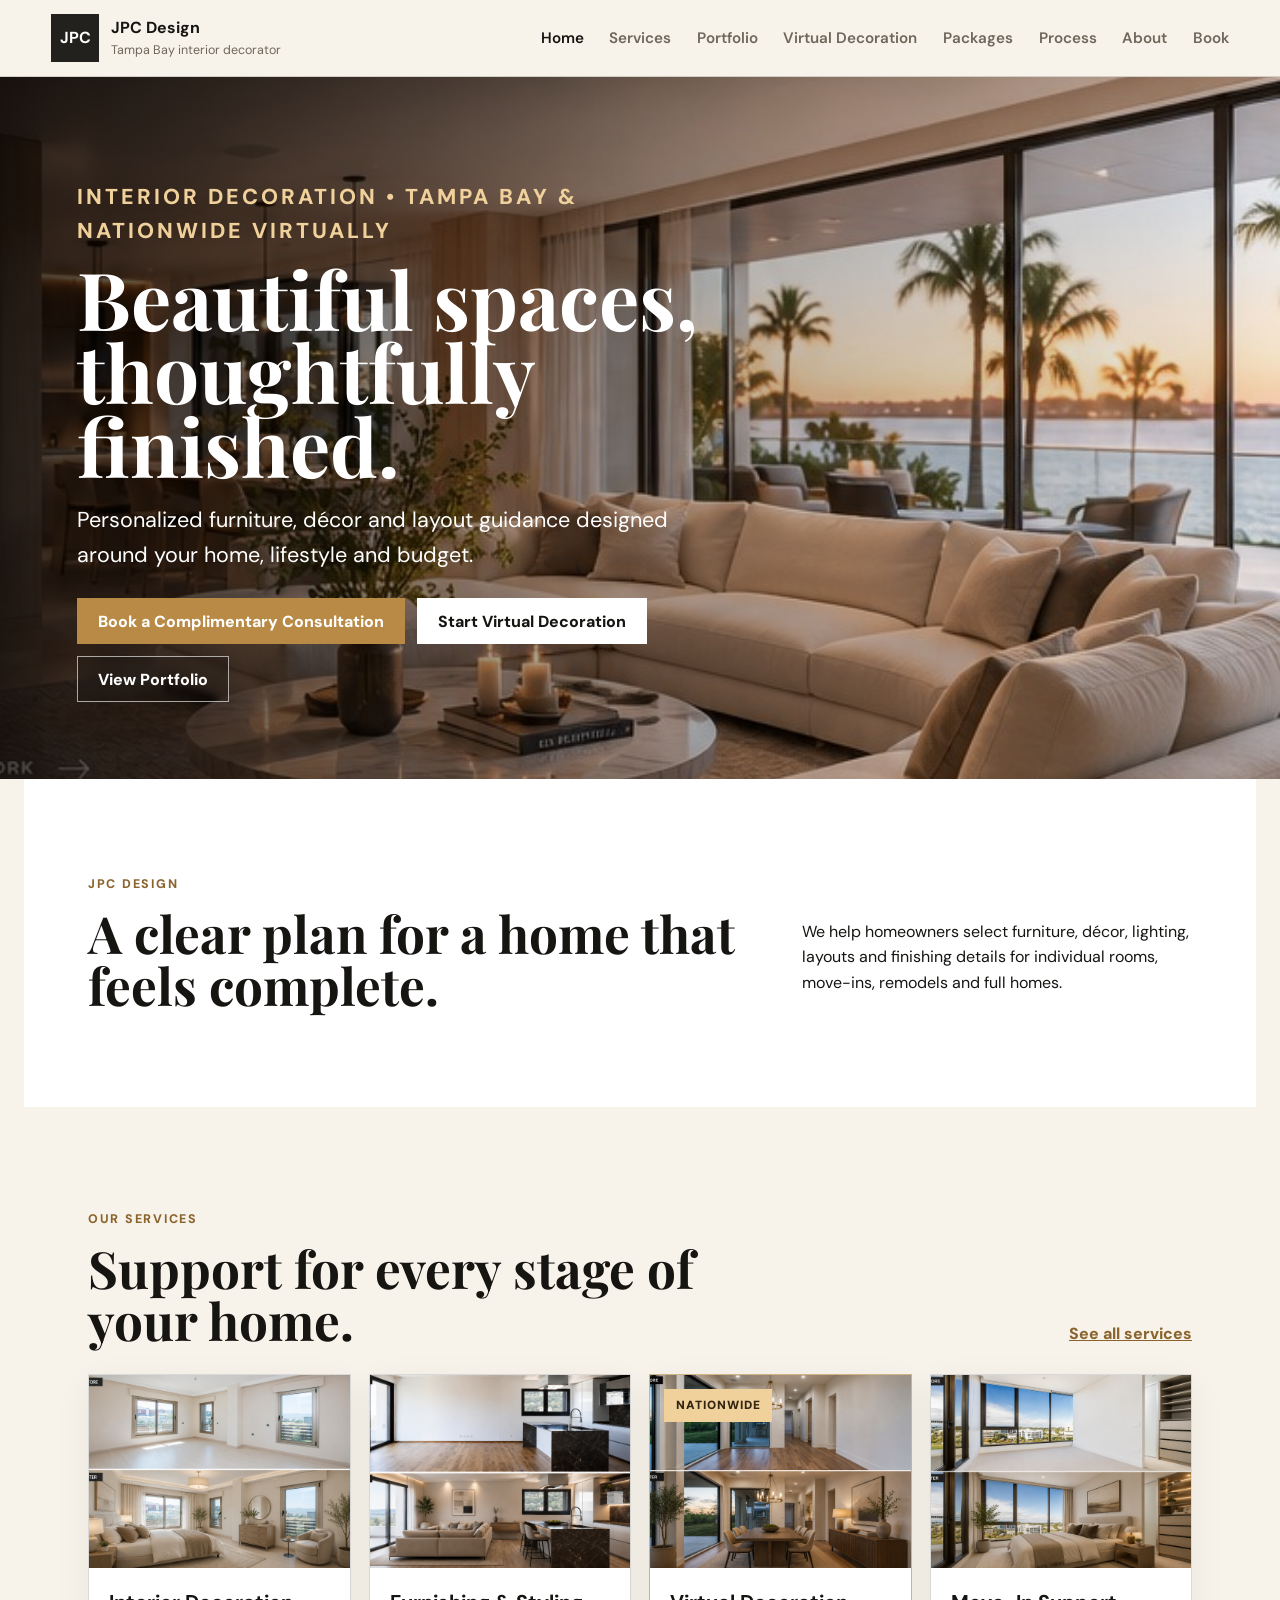
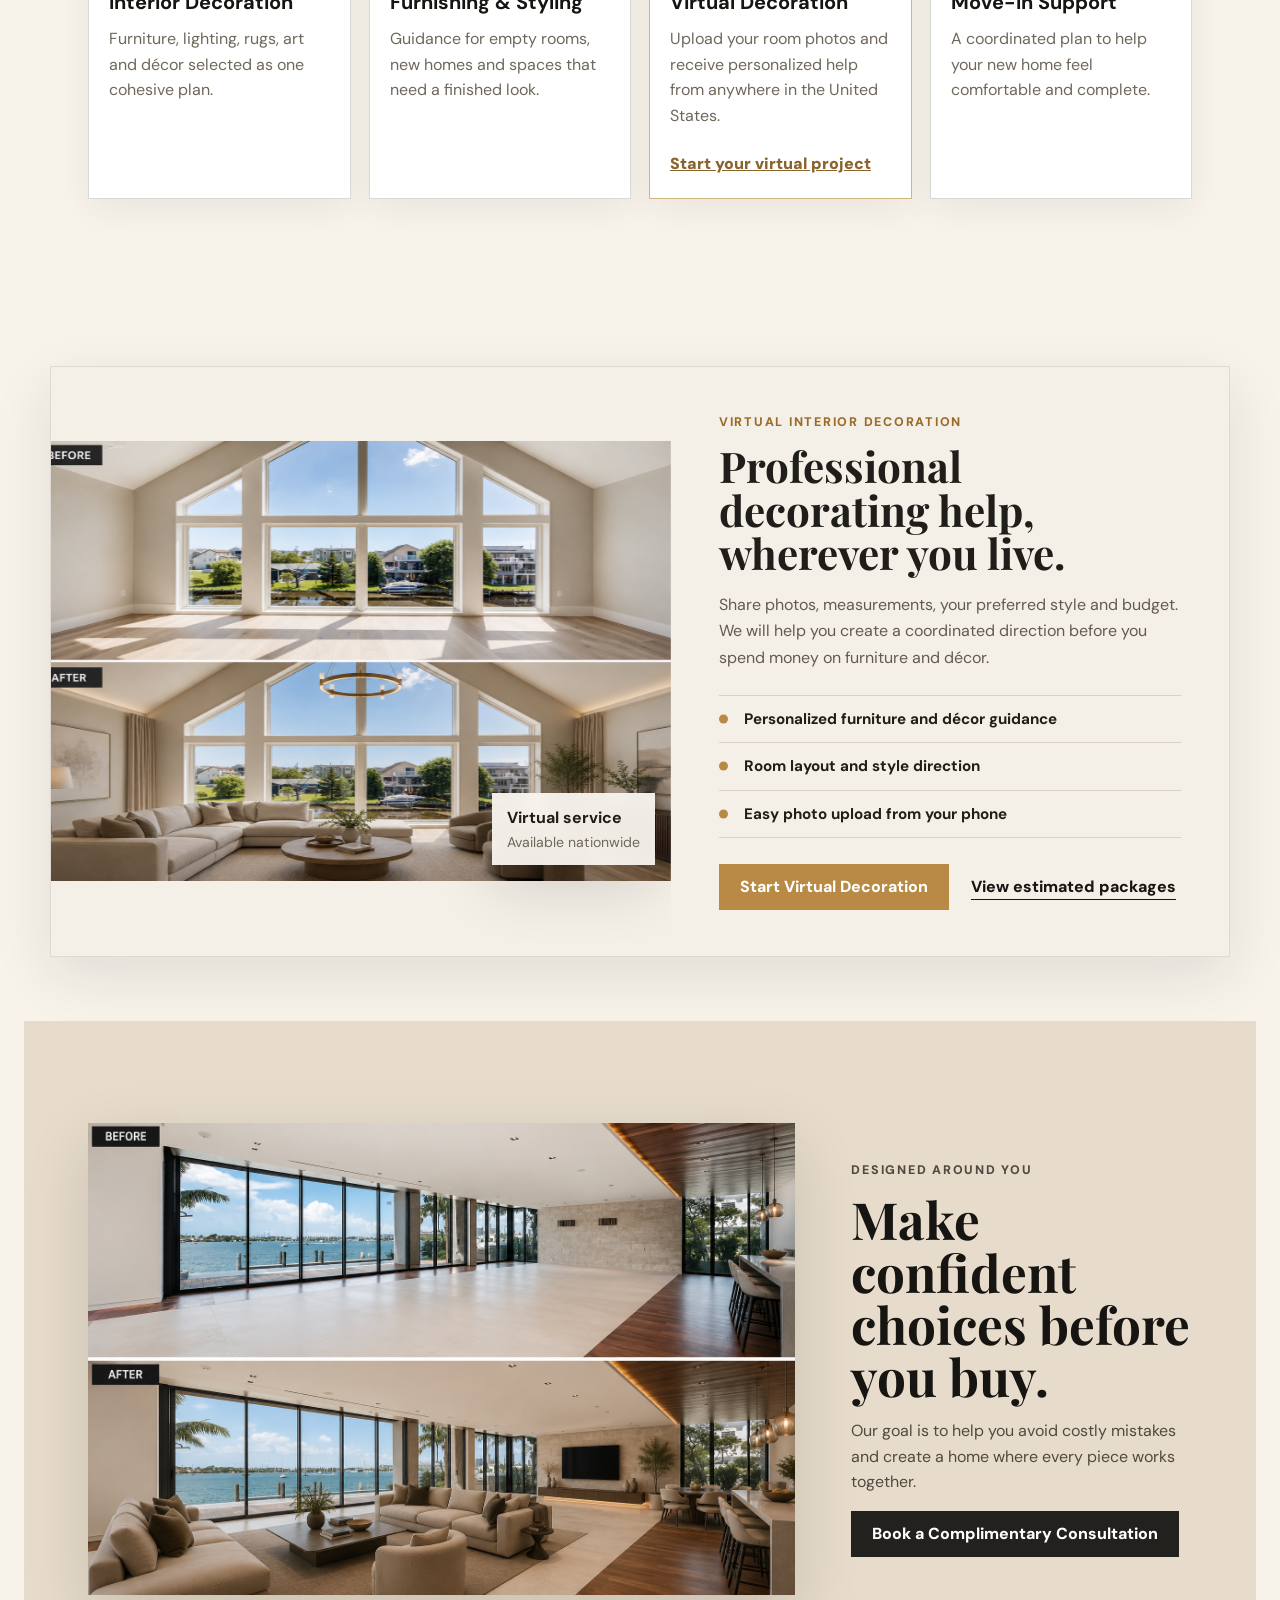
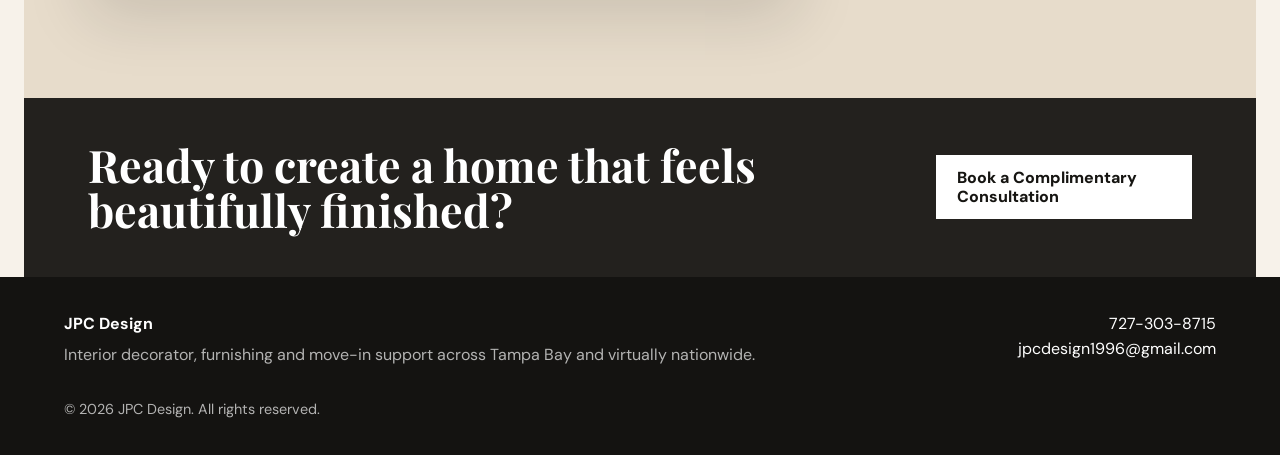
<file: index.html>
<!doctype html>
<html lang="en">
<head>
  <meta charset="utf-8">
  <meta name="viewport" content="width=device-width, initial-scale=1">
  <title>JPC Design | Tampa Bay Interior Decorator</title>
  <meta name="description" content="Interior decoration, furnishing and move-in support in Tampa Bay, with virtual decorating available nationwide.">
  <link rel="preconnect" href="https://fonts.googleapis.com">
  <link rel="preconnect" href="https://fonts.gstatic.com" crossorigin>
  <link href="https://fonts.googleapis.com/css2?family=DM+Sans:wght@400;500;600;700&family=Playfair+Display:wght@600;700&display=swap" rel="stylesheet">
  <link rel="stylesheet" href="styles.css?v=20260726-restore">
  <style>
    /* Homepage-only adjustment: show more of the first image instead of an overly tight crop. */
    .hero-restored{min-height:78svh;background-position:center 42%;}
    @media(min-width:1100px){.hero-restored{background-size:100% auto;background-repeat:no-repeat;background-color:#171513;}}
    @media(max-width:700px){.hero-restored{min-height:70svh;background-position:center center;}}
  </style>
</head>
<body>
<header class="site-header">
  <a class="brand" href="index.html" aria-label="JPC Design home">
    <span class="brand-mark">JPC</span>
    <span><strong>JPC Design</strong><small>Tampa Bay interior decorator</small></span>
  </a>
  <button class="menu-button" type="button" aria-expanded="false" aria-controls="primary-navigation">Menu</button>
  <nav id="primary-navigation" class="site-nav" aria-label="Primary navigation">
    <a href="index.html" aria-current="page">Home</a><a href="services.html">Services</a><a href="portfolio.html">Portfolio</a><a href="virtual-decoration.html">Virtual Decoration</a><a href="packages.html">Packages</a><a href="process.html">Process</a><a href="about.html">About</a><a href="contact.html">Book</a>
  </nav>
</header>
<main>
<section class="hero hero-restored">
  <div class="hero-copy">
    <p class="eyebrow light-text">Interior decoration • Tampa Bay & nationwide virtually</p>
    <h1>Beautiful spaces, thoughtfully finished.</h1>
    <p>Personalized furniture, décor and layout guidance designed around your home, lifestyle and budget.</p>
    <div class="hero-actions">
      <a class="button gold" href="contact.html">Book a Complimentary Consultation</a>
      <a class="button light" href="virtual-decoration.html">Start Virtual Decoration</a>
      <a class="button hero-portfolio-button" href="portfolio.html">View Portfolio</a>
    </div>
  </div>
</section>

<section class="intro-band">
  <div>
    <p class="eyebrow">JPC Design</p>
    <h2>A clear plan for a home that feels complete.</h2>
  </div>
  <p>We help homeowners select furniture, décor, lighting, layouts and finishing details for individual rooms, move-ins, remodels and full homes.</p>
</section>

<section class="section">
  <div class="section-heading">
    <div><p class="eyebrow">Our services</p><h2>Support for every stage of your home.</h2></div>
    <a href="services.html">See all services</a>
  </div>
  <div class="service-grid">
    <article><img src="O2.png" alt="Modern living room interior"><h3>Interior Decoration</h3><p>Furniture, lighting, rugs, art and décor selected as one cohesive plan.</p></article>
    <article><img src="O4-new.png" alt="Modern open living and dining space"><h3>Furnishing & Styling</h3><p>Guidance for empty rooms, new homes and spaces that need a finished look.</p></article>
    <article class="service-highlight"><span class="mini-badge">Nationwide</span><img src="O7.png" alt="Virtual interior decoration example"><h3>Virtual Decoration</h3><p>Upload your room photos and receive personalized help from anywhere in the United States.</p><a href="virtual-decoration.html">Start your virtual project</a></article>
    <article><img src="O8.png" alt="Warm modern home interior"><h3>Move-In Support</h3><p>A coordinated plan to help your new home feel comfortable and complete.</p></article>
  </div>
</section>

<section class="virtual-feature">
  <div class="virtual-feature-visual"><img src="O5.png" alt="Warm modern interior decoration"><div class="nationwide-note"><strong>Virtual service</strong><span>Available nationwide</span></div></div>
  <div class="virtual-feature-copy">
    <p class="eyebrow">Virtual interior decoration</p>
    <h2>Professional decorating help, wherever you live.</h2>
    <p>Share photos, measurements, your preferred style and budget. We will help you create a coordinated direction before you spend money on furniture and décor.</p>
    <div class="virtual-feature-points"><span>Personalized furniture and décor guidance</span><span>Room layout and style direction</span><span>Easy photo upload from your phone</span></div>
    <div class="virtual-feature-actions"><a class="button gold" href="virtual-decoration.html">Start Virtual Decoration</a><a class="text-link" href="packages.html">View estimated packages</a></div>
  </div>
</section>

<section class="feature-project">
  <img src="O10.png" alt="Completed JPC Design project">
  <div><p class="eyebrow">Designed around you</p><h2>Make confident choices before you buy.</h2><p>Our goal is to help you avoid costly mistakes and create a home where every piece works together.</p><a class="button dark" href="contact.html">Book a Complimentary Consultation</a></div>
</section>

<section class="cta"><h2>Ready to create a home that feels beautifully finished?</h2><a class="button white" href="contact.html">Book a Complimentary Consultation</a></section>
</main>
<footer class="site-footer">
  <div><strong>JPC Design</strong><p>Interior decorator, furnishing and move-in support across Tampa Bay and virtually nationwide.</p></div>
  <div><a href="tel:+17273038715">727-303-8715</a><a href="mailto:jpcdesign1996@gmail.com">jpcdesign1996@gmail.com</a></div>
  <p class="copyright">&copy; 2026 JPC Design. All rights reserved.</p>
</footer>
<script src="script.js?v=20260725-4"></script>
</body>
</html>
</file>
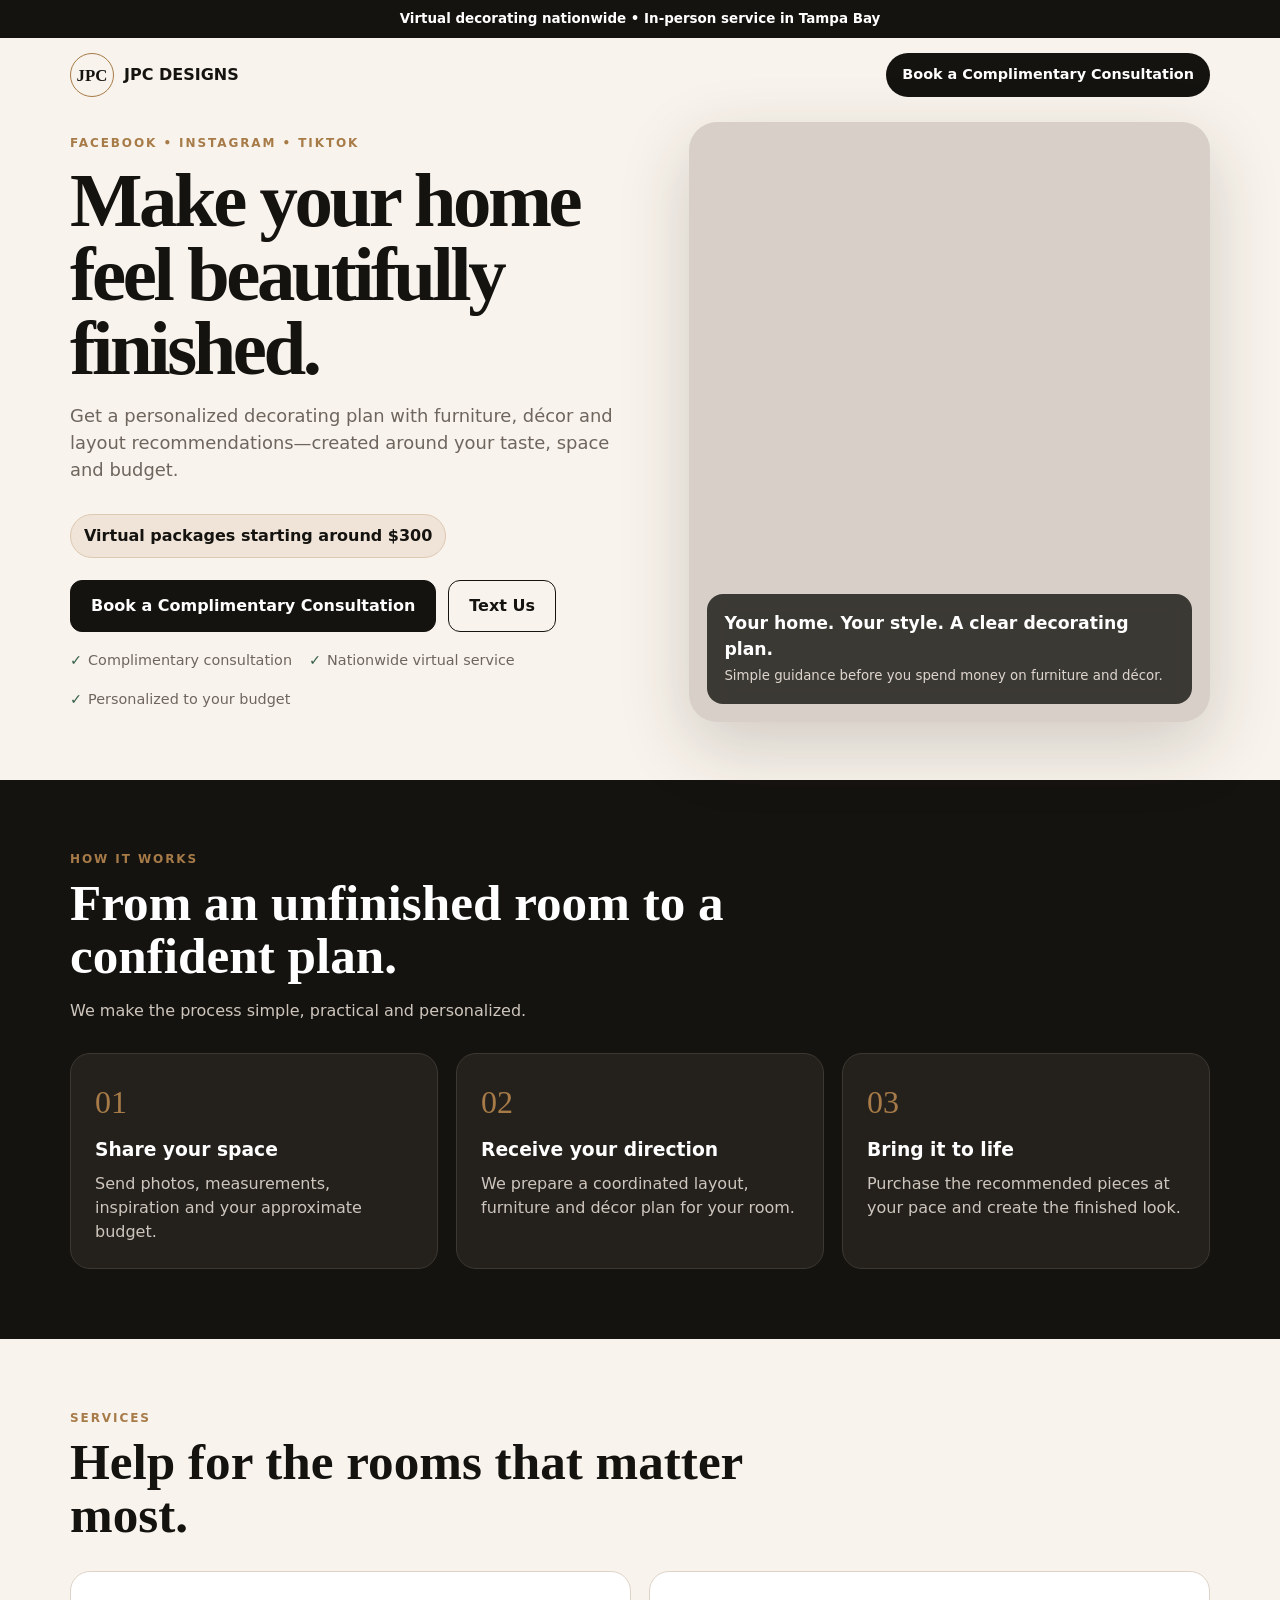
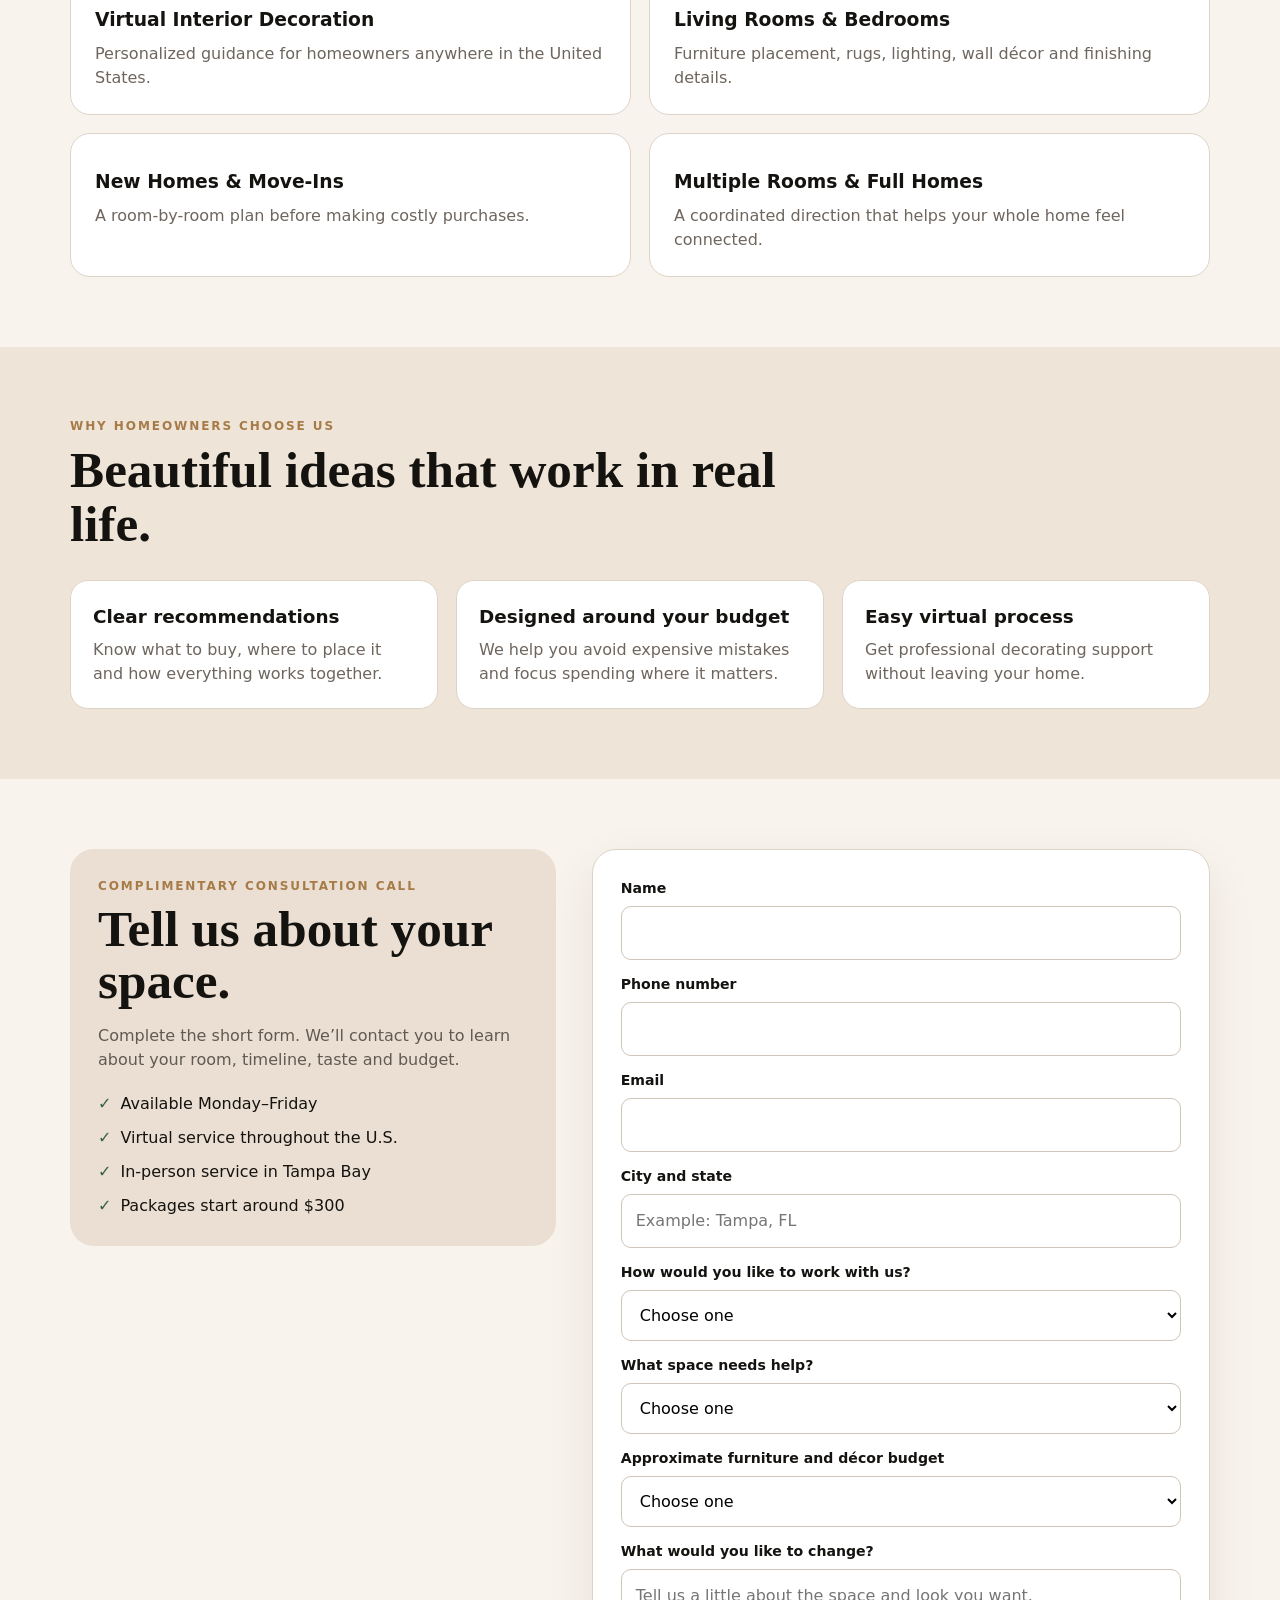
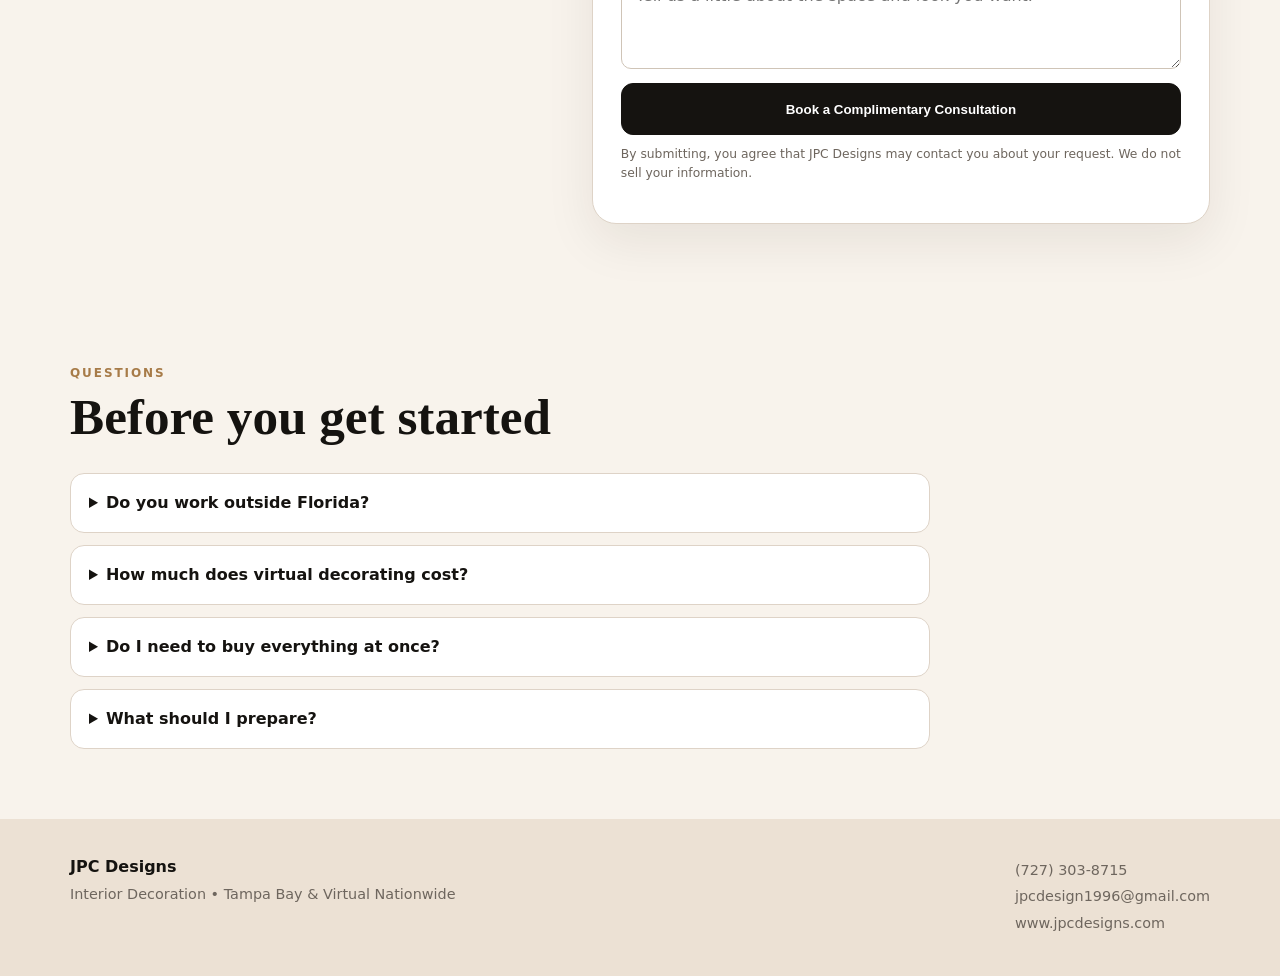
<file: get-started/index.html>
<!doctype html>
<html lang="en">
<head>
<meta charset="utf-8">
<meta name="viewport" content="width=device-width,initial-scale=1,viewport-fit=cover">
<title>Transform Your Space | JPC Designs</title>
<meta name="description" content="Personalized interior decoration for homeowners. Virtual service nationwide and in-person service in Tampa Bay. Complimentary consultation call.">
<meta name="theme-color" content="#151310">
<meta property="og:title" content="Transform Your Space With JPC Designs">
<meta property="og:description" content="Virtual decorating packages start around $300. Request your complimentary consultation call.">
<style>
:root{--ink:#151310;--cream:#f8f3ec;--white:#fff;--sand:#e9ddd0;--gold:#a77b48;--muted:#6e665e;--green:#355f4b;--line:#ded3c7}
*{box-sizing:border-box}html{scroll-behavior:smooth}body{margin:0;font-family:Inter,ui-sans-serif,system-ui,-apple-system,"Segoe UI",Roboto,Arial,sans-serif;background:var(--cream);color:var(--ink);line-height:1.5}a{text-decoration:none;color:inherit}img,video{max-width:100%;display:block}.wrap{width:min(1140px,calc(100% - 30px));margin:auto}.eyebrow{font-size:.75rem;font-weight:900;letter-spacing:.16em;text-transform:uppercase;color:var(--gold)}
.top{background:var(--ink);color:#fff;text-align:center;padding:9px 12px;font-size:.84rem;font-weight:800}.nav{display:flex;justify-content:space-between;align-items:center;padding:15px 0}.brand{display:flex;align-items:center;gap:10px;font-weight:900}.logo{width:44px;height:44px;border:1px solid var(--gold);border-radius:50%;display:grid;place-items:center;font-family:Georgia,serif;font-size:1.05rem}.nav a.cta{background:var(--ink);color:#fff;padding:11px 16px;border-radius:999px;font-weight:900;font-size:.9rem}
.hero{padding:10px 0 58px}.hero-grid{display:grid;grid-template-columns:1.05fr .95fr;gap:44px;align-items:center}.hero h1{font-family:Georgia,"Times New Roman",serif;font-size:clamp(2.75rem,6vw,5.2rem);line-height:.96;letter-spacing:-.045em;margin:12px 0 18px}.hero p{font-size:1.12rem;color:var(--muted);max-width:650px}.offer{display:inline-flex;align-items:center;gap:8px;background:#efe4d7;border:1px solid #ddc9b2;padding:9px 13px;border-radius:999px;font-weight:900;margin:12px 0 22px}.actions{display:flex;gap:12px;flex-wrap:wrap}.btn{min-height:52px;display:inline-flex;align-items:center;justify-content:center;padding:0 20px;border-radius:12px;border:1px solid var(--ink);font-weight:900;cursor:pointer}.primary{background:var(--ink);color:#fff}.secondary{background:transparent}.trust{display:flex;gap:17px;flex-wrap:wrap;margin-top:18px;font-size:.9rem;color:var(--muted)}.trust span:before{content:"✓";font-weight:900;color:var(--green);margin-right:6px}
.video{position:relative;min-height:600px;border-radius:28px;overflow:hidden;background:#d8d0c8;box-shadow:0 24px 70px rgba(40,30,20,.19)}.video video{width:100%;height:100%;min-height:600px;object-fit:cover}.video-note{position:absolute;left:18px;right:18px;bottom:18px;background:rgba(21,19,16,.80);backdrop-filter:blur(10px);color:#fff;padding:17px;border-radius:16px}.video-note strong{display:block;font-size:1.08rem}.video-note small{color:#ded6ce}
section{padding:70px 0}.section-head{max-width:720px;margin-bottom:30px}.section-head h2{font-family:Georgia,serif;font-size:clamp(2rem,4vw,3.5rem);line-height:1.04;margin:8px 0 12px}.section-head p{color:var(--muted)}.dark{background:var(--ink);color:#fff}.dark .section-head p,.dark .step p{color:#cec6bd}.dark .step{background:#24211d;border-color:#3c3731}.grid3{display:grid;grid-template-columns:repeat(3,1fr);gap:18px}.step,.service{padding:24px;border:1px solid var(--line);border-radius:20px;background:#fff}.num{font-family:Georgia,serif;color:var(--gold);font-size:2rem}.step h3,.service h3{margin:10px 0 8px}.step p,.service p{margin:0;color:var(--muted)}
.services{display:grid;grid-template-columns:repeat(2,1fr);gap:18px}.proof{background:#eee4d7}.proof-grid{display:grid;grid-template-columns:repeat(3,1fr);gap:18px}.proof-card{background:#fff;border:1px solid var(--line);border-radius:18px;padding:22px}.proof-card strong{display:block;font-size:1.15rem;margin-bottom:7px}.proof-card p{margin:0;color:var(--muted)}
.lead{display:grid;grid-template-columns:.88fr 1.12fr;gap:36px;align-items:start}.lead-copy{background:#eadfD2;border-radius:24px;padding:28px}.lead-copy h2{font-family:Georgia,serif;font-size:clamp(2rem,4vw,3.4rem);line-height:1.03;margin:8px 0 14px}.lead-copy p{color:#625a52}.checks{display:grid;gap:10px;margin-top:20px}.checks div:before{content:"✓";font-weight:900;color:var(--green);margin-right:9px}form{background:#fff;border:1px solid var(--line);border-radius:24px;padding:28px;box-shadow:0 18px 50px rgba(37,28,19,.08)}.field{display:grid;gap:7px;margin-bottom:14px}label{font-size:.88rem;font-weight:850}input,select,textarea{width:100%;padding:14px;border:1px solid #cfc4b7;border-radius:10px;background:#fff;font:inherit}textarea{min-height:100px;resize:vertical}.full{width:100%}.note{font-size:.77rem;color:var(--muted);margin-top:10px}.success{display:none;background:#e5f2ea;color:#245840;padding:13px;border-radius:10px;margin-top:12px;font-weight:800}
.faq{display:grid;gap:12px;max-width:860px}.faq details{background:#fff;border:1px solid var(--line);border-radius:14px;padding:17px 18px}.faq summary{cursor:pointer;font-weight:900}.faq p{color:var(--muted);margin-bottom:0}footer{background:#ece1d4;padding:36px 0}.foot{display:flex;justify-content:space-between;gap:25px;flex-wrap:wrap}.foot p{margin:5px 0;color:var(--muted);font-size:.9rem}.sticky{display:none}
@media(max-width:820px){.hero-grid,.lead{grid-template-columns:1fr}.grid3,.proof-grid,.services{grid-template-columns:1fr}.video,.video video{min-height:470px}.nav .cta{display:none}.hero{padding-bottom:28px}.hero-grid{gap:28px}section{padding:52px 0}.sticky{display:flex;position:fixed;z-index:50;left:12px;right:12px;bottom:12px;min-height:55px;align-items:center;justify-content:center;background:var(--ink);color:#fff;border-radius:14px;font-weight:900;box-shadow:0 12px 35px rgba(0,0,0,.28)}body{padding-bottom:78px}}
</style>
<!-- META PIXEL: paste your Meta Pixel code here -->
<!-- TIKTOK PIXEL: paste your TikTok Pixel code here -->
</head>
<body>
<div class="top">Virtual decorating nationwide • In-person service in Tampa Bay</div>
<header class="wrap nav"><a class="brand" href="#top"><span class="logo">JPC</span><span>JPC DESIGNS</span></a><a class="cta" href="#lead">Book a Complimentary Consultation</a></header>
<main id="top">
<section class="hero"><div class="wrap hero-grid"><div><div class="eyebrow">Facebook • Instagram • TikTok</div><h1>Make your home feel beautifully finished.</h1><p>Get a personalized decorating plan with furniture, décor and layout recommendations—created around your taste, space and budget.</p><div class="offer">Virtual packages starting around $300</div><div class="actions"><a class="btn primary" href="#lead">Book a Complimentary Consultation</a><a class="btn secondary" href="sms:+17273038715?body=Hi%20JPC%20Designs%2C%20I%20saw%20your%20ad%20and%20would%20like%20help%20with%20my%20space.">Text Us</a></div><div class="trust"><span>Complimentary consultation</span><span>Nationwide virtual service</span><span>Personalized to your budget</span></div></div><div class="video"><video autoplay muted loop playsinline><source src="hero-video.mp4" type="video/mp4"></video><div class="video-note"><strong>Your home. Your style. A clear decorating plan.</strong><small>Simple guidance before you spend money on furniture and décor.</small></div></div></div></section>
<section class="dark"><div class="wrap"><div class="section-head"><div class="eyebrow">How it works</div><h2>From an unfinished room to a confident plan.</h2><p>We make the process simple, practical and personalized.</p></div><div class="grid3"><article class="step"><div class="num">01</div><h3>Share your space</h3><p>Send photos, measurements, inspiration and your approximate budget.</p></article><article class="step"><div class="num">02</div><h3>Receive your direction</h3><p>We prepare a coordinated layout, furniture and décor plan for your room.</p></article><article class="step"><div class="num">03</div><h3>Bring it to life</h3><p>Purchase the recommended pieces at your pace and create the finished look.</p></article></div></div></section>
<section><div class="wrap"><div class="section-head"><div class="eyebrow">Services</div><h2>Help for the rooms that matter most.</h2></div><div class="services"><article class="service"><h3>Virtual Interior Decoration</h3><p>Personalized guidance for homeowners anywhere in the United States.</p></article><article class="service"><h3>Living Rooms & Bedrooms</h3><p>Furniture placement, rugs, lighting, wall décor and finishing details.</p></article><article class="service"><h3>New Homes & Move-Ins</h3><p>A room-by-room plan before making costly purchases.</p></article><article class="service"><h3>Multiple Rooms & Full Homes</h3><p>A coordinated direction that helps your whole home feel connected.</p></article></div></div></section>
<section class="proof"><div class="wrap"><div class="section-head"><div class="eyebrow">Why homeowners choose us</div><h2>Beautiful ideas that work in real life.</h2></div><div class="proof-grid"><article class="proof-card"><strong>Clear recommendations</strong><p>Know what to buy, where to place it and how everything works together.</p></article><article class="proof-card"><strong>Designed around your budget</strong><p>We help you avoid expensive mistakes and focus spending where it matters.</p></article><article class="proof-card"><strong>Easy virtual process</strong><p>Get professional decorating support without leaving your home.</p></article></div></div></section>
<section id="lead"><div class="wrap lead"><div class="lead-copy"><div class="eyebrow">Complimentary consultation call</div><h2>Tell us about your space.</h2><p>Complete the short form. We’ll contact you to learn about your room, timeline, taste and budget.</p><div class="checks"><div>Available Monday–Friday</div><div>Virtual service throughout the U.S.</div><div>In-person service in Tampa Bay</div><div>Packages start around $300</div></div></div>
<form id="leadForm" method="POST">
<input type="hidden" name="source" id="source" value="Ads Landing Page"><input type="hidden" name="utm_source" id="utm_source"><input type="hidden" name="utm_campaign" id="utm_campaign"><input type="hidden" name="utm_ad" id="utm_ad">
<div class="field"><label for="name">Name</label><input id="name" name="name" autocomplete="name" required></div>
<div class="field"><label for="phone">Phone number</label><input id="phone" name="phone" type="tel" autocomplete="tel" required></div>
<div class="field"><label for="email">Email</label><input id="email" name="email" type="email" autocomplete="email" required></div>
<div class="field"><label for="city">City and state</label><input id="city" name="city_state" placeholder="Example: Tampa, FL" required></div>
<div class="field"><label for="service">How would you like to work with us?</label><select id="service" name="service_type" required><option value="">Choose one</option><option>Virtual decorating</option><option>In-person decorating — Tampa Bay</option><option>Not sure yet</option></select></div>
<div class="field"><label for="room">What space needs help?</label><select id="room" name="space" required><option value="">Choose one</option><option>Living room</option><option>Bedroom</option><option>Kitchen / dining area</option><option>Multiple rooms</option><option>Full home</option><option>Other</option></select></div>
<div class="field"><label for="budget">Approximate furniture and décor budget</label><select id="budget" name="budget"><option value="">Choose one</option><option>Under $2,500</option><option>$2,500–$5,000</option><option>$5,000–$10,000</option><option>$10,000+</option><option>Not sure yet</option></select></div>
<div class="field"><label for="message">What would you like to change?</label><textarea id="message" name="message" placeholder="Tell us a little about the space and look you want."></textarea></div>
<button class="btn primary full" type="submit">Book a Complimentary Consultation</button><div class="success" id="success">Thank you! Your information was received. Please check your email for the link to choose a preferred date and time.</div><p class="note">By submitting, you agree that JPC Designs may contact you about your request. We do not sell your information.</p>
</form></div></section>
<section><div class="wrap"><div class="section-head"><div class="eyebrow">Questions</div><h2>Before you get started</h2></div><div class="faq"><details><summary>Do you work outside Florida?</summary><p>Yes. Virtual decorating is available to homeowners throughout the United States.</p></details><details><summary>How much does virtual decorating cost?</summary><p>Packages start at approximately $300. Final pricing depends on room size, measurements and project complexity.</p></details><details><summary>Do I need to buy everything at once?</summary><p>No. You can follow the plan and purchase pieces at a pace that works for you.</p></details><details><summary>What should I prepare?</summary><p>Photos, basic measurements, inspiration images and an approximate budget are helpful.</p></details></div></div></section>
</main>
<footer><div class="wrap foot"><div><strong>JPC Designs</strong><p>Interior Decoration • Tampa Bay & Virtual Nationwide</p></div><div><p><a href="tel:+17273038715">(727) 303-8715</a></p><p><a href="mailto:jpcdesign1996@gmail.com">jpcdesign1996@gmail.com</a></p><p><a href="https://www.jpcdesigns.com">www.jpcdesigns.com</a></p></div></div></footer>
<a class="sticky" href="#lead">Book a Complimentary Consultation Call</a>
<script>
const p=new URLSearchParams(location.search);const s=p.get('utm_source')||p.get('source')||'direct';document.getElementById('utm_source').value=s;document.getElementById('utm_campaign').value=p.get('utm_campaign')||'';document.getElementById('utm_ad').value=p.get('utm_ad')||'';document.getElementById('source').value=s+' Ads Landing Page';
const JPC_LEAD_ENDPOINT='https://script.google.com/macros/s/AKfycbzOp4_wqqqf1qdeU_EdmSVHkadoncNAnKipYdPcA3YqgFz238LFe5_2YSAB_NmHZsgj/exec';
const form=document.getElementById('leadForm');form.addEventListener('submit',async e=>{e.preventDefault();const b=form.querySelector('button');b.disabled=true;b.textContent='Sending...';const fd=new FormData(form);const payload={requestType:'landingLead'};fd.forEach((value,key)=>payload[key]=value);payload.submittedAt=new Date().toISOString();try{await fetch(JPC_LEAD_ENDPOINT,{method:'POST',mode:'no-cors',headers:{'Content-Type':'text/plain;charset=utf-8'},body:JSON.stringify(payload)});form.reset();document.getElementById('success').style.display='block';document.getElementById('success').scrollIntoView({behavior:'smooth',block:'center'});if(window.fbq)fbq('track','Lead');if(window.ttq)ttq.track('SubmitForm')}catch(err){alert('The form could not send. Please text (727) 303-8715.')}finally{b.disabled=false;b.textContent='Book a Complimentary Consultation'}});
</script>
</body></html>
</file>
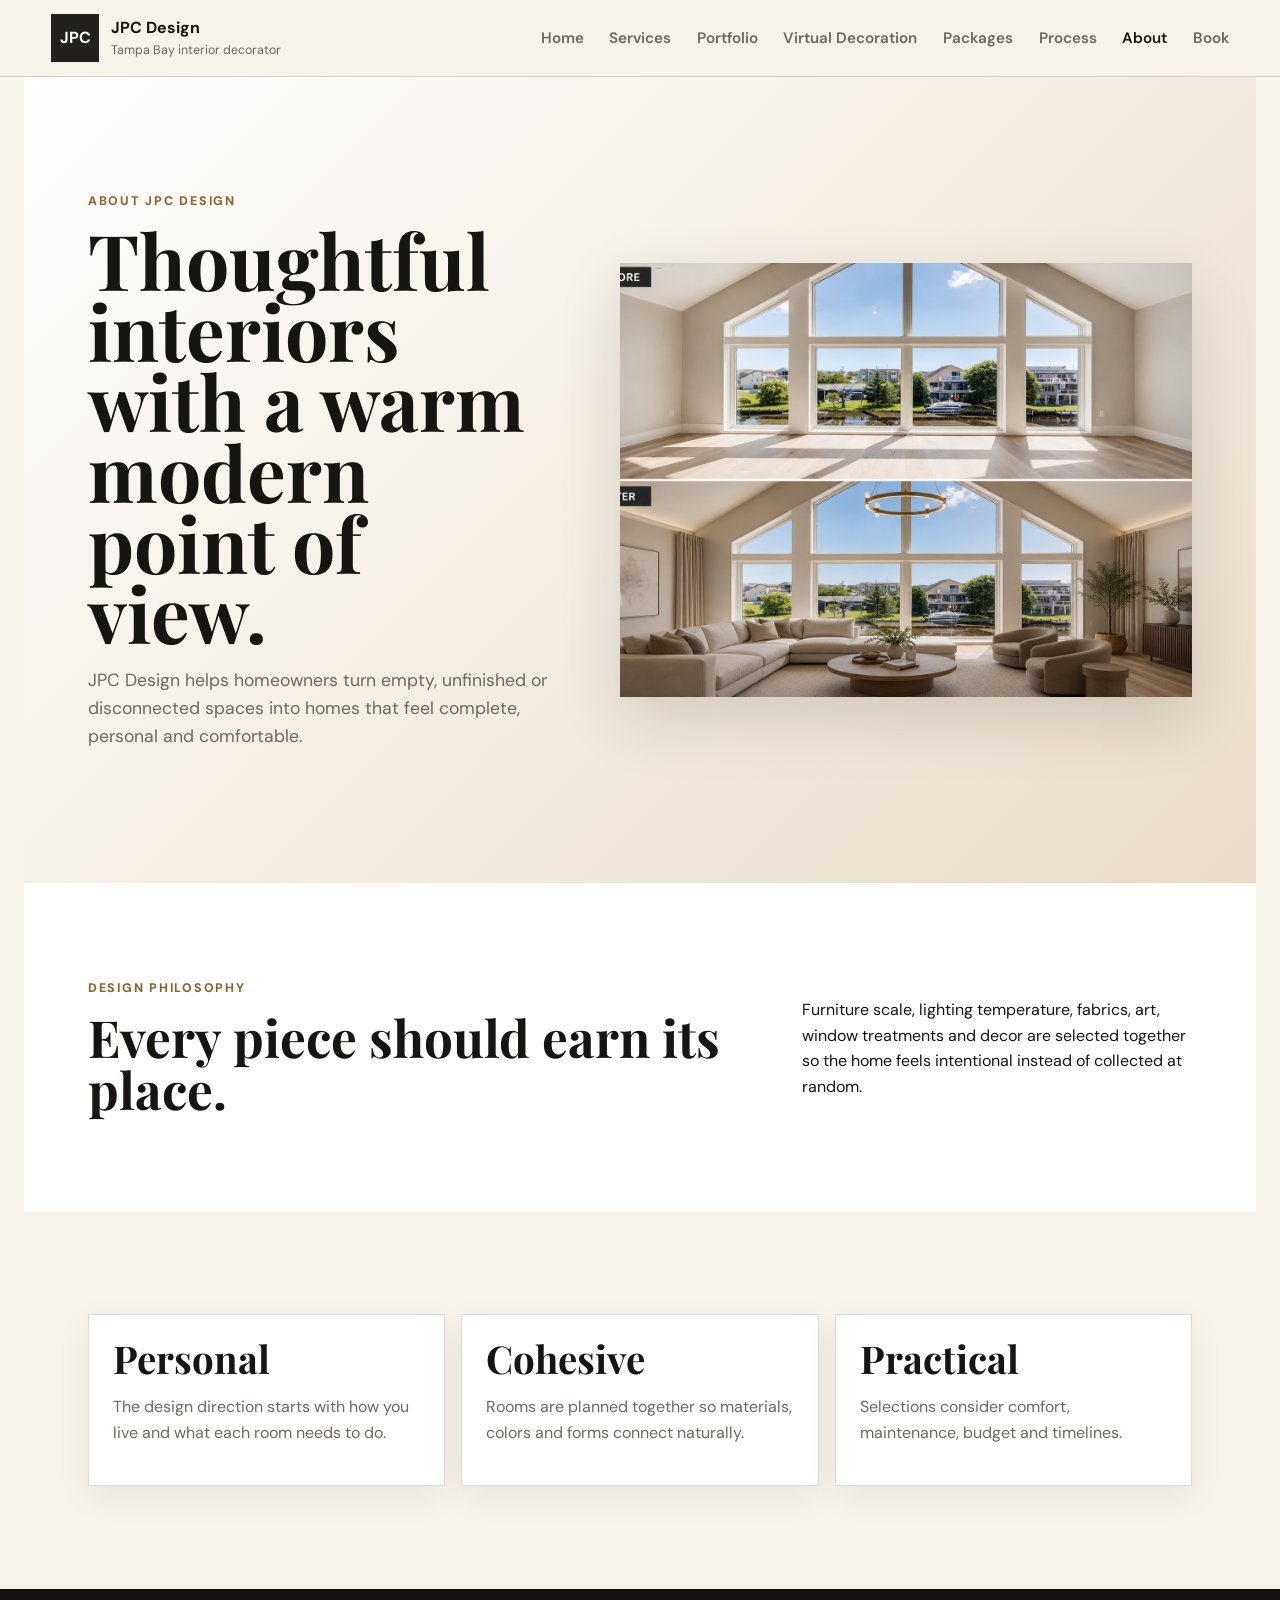
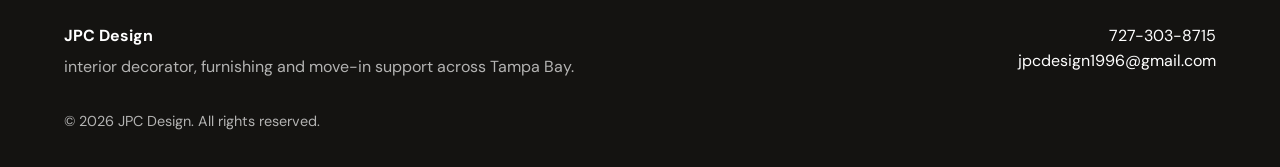
<file: about.html>
<!doctype html>
<html lang="en">
<head>
  <meta charset="utf-8">
  <meta name="viewport" content="width=device-width, initial-scale=1">
  <title>About | JPC Design</title>
  <meta name="description" content="Learn about JPC Design&#x27;s warm modern interior decorator approach for Tampa Bay homes.">
  <link rel="preconnect" href="https://fonts.googleapis.com">
  <link rel="preconnect" href="https://fonts.gstatic.com" crossorigin>
  <link href="https://fonts.googleapis.com/css2?family=DM+Sans:wght@400;500;600;700&family=Playfair+Display:wght@600;700&display=swap" rel="stylesheet">
  <link rel="stylesheet" href="styles.css?v=20260725-4">
</head>
<body>

<header class="site-header">
  <a class="brand" href="index.html" aria-label="JPC Design home">
    <span class="brand-mark">JPC</span>
    <span><strong>JPC Design</strong><small>Tampa Bay interior decorator</small></span>
  </a>
  <button class="menu-button" type="button" aria-expanded="false" aria-controls="primary-navigation">Menu</button>
  <nav id="primary-navigation" class="site-nav" aria-label="Primary navigation">
    <a href="index.html">Home</a><a href="services.html">Services</a><a href="portfolio.html">Portfolio</a><a href="virtual-decoration.html">Virtual Decoration</a><a href="packages.html">Packages</a><a href="process.html">Process</a><a href="about.html" aria-current="page">About</a><a href="contact.html">Book</a>
  </nav>
</header>

<main>

<section class="page-hero split-hero">
  <div>
    <p class="eyebrow">About JPC Design</p>
    <h1>Thoughtful interiors with a warm modern point of view.</h1>
    <p>JPC Design helps homeowners turn empty, unfinished or disconnected spaces into homes that feel complete, personal and comfortable.</p>
  </div>
  <img src="O5.png" alt="Warm modern living room and kitchen design">
</section>
<section class="intro-band">
  <div>
    <p class="eyebrow">Design philosophy</p>
    <h2>Every piece should earn its place.</h2>
  </div>
  <p>Furniture scale, lighting temperature, fabrics, art, window treatments and decor are selected together so the home feels intentional instead of collected at random.</p>
</section>
<section class="section values-grid">
  <article><h2>Personal</h2><p>The design direction starts with how you live and what each room needs to do.</p></article>
  <article><h2>Cohesive</h2><p>Rooms are planned together so materials, colors and forms connect naturally.</p></article>
  <article><h2>Practical</h2><p>Selections consider comfort, maintenance, budget and timelines.</p></article>
</section>

</main>

<footer class="site-footer">
  <div>
    <strong>JPC Design</strong>
    <p>interior decorator, furnishing and move-in support across Tampa Bay.</p>
  </div>
  <div>
    <a href="tel:+17273038715">727-303-8715</a>
    <a href="mailto:jpcdesign1996@gmail.com">jpcdesign1996@gmail.com</a>
  </div>
  <p class="copyright">&copy; 2026 JPC Design. All rights reserved.</p>
</footer>

<script src="script.js?v=20260725-4"></script>
</body>
</html>
</file>
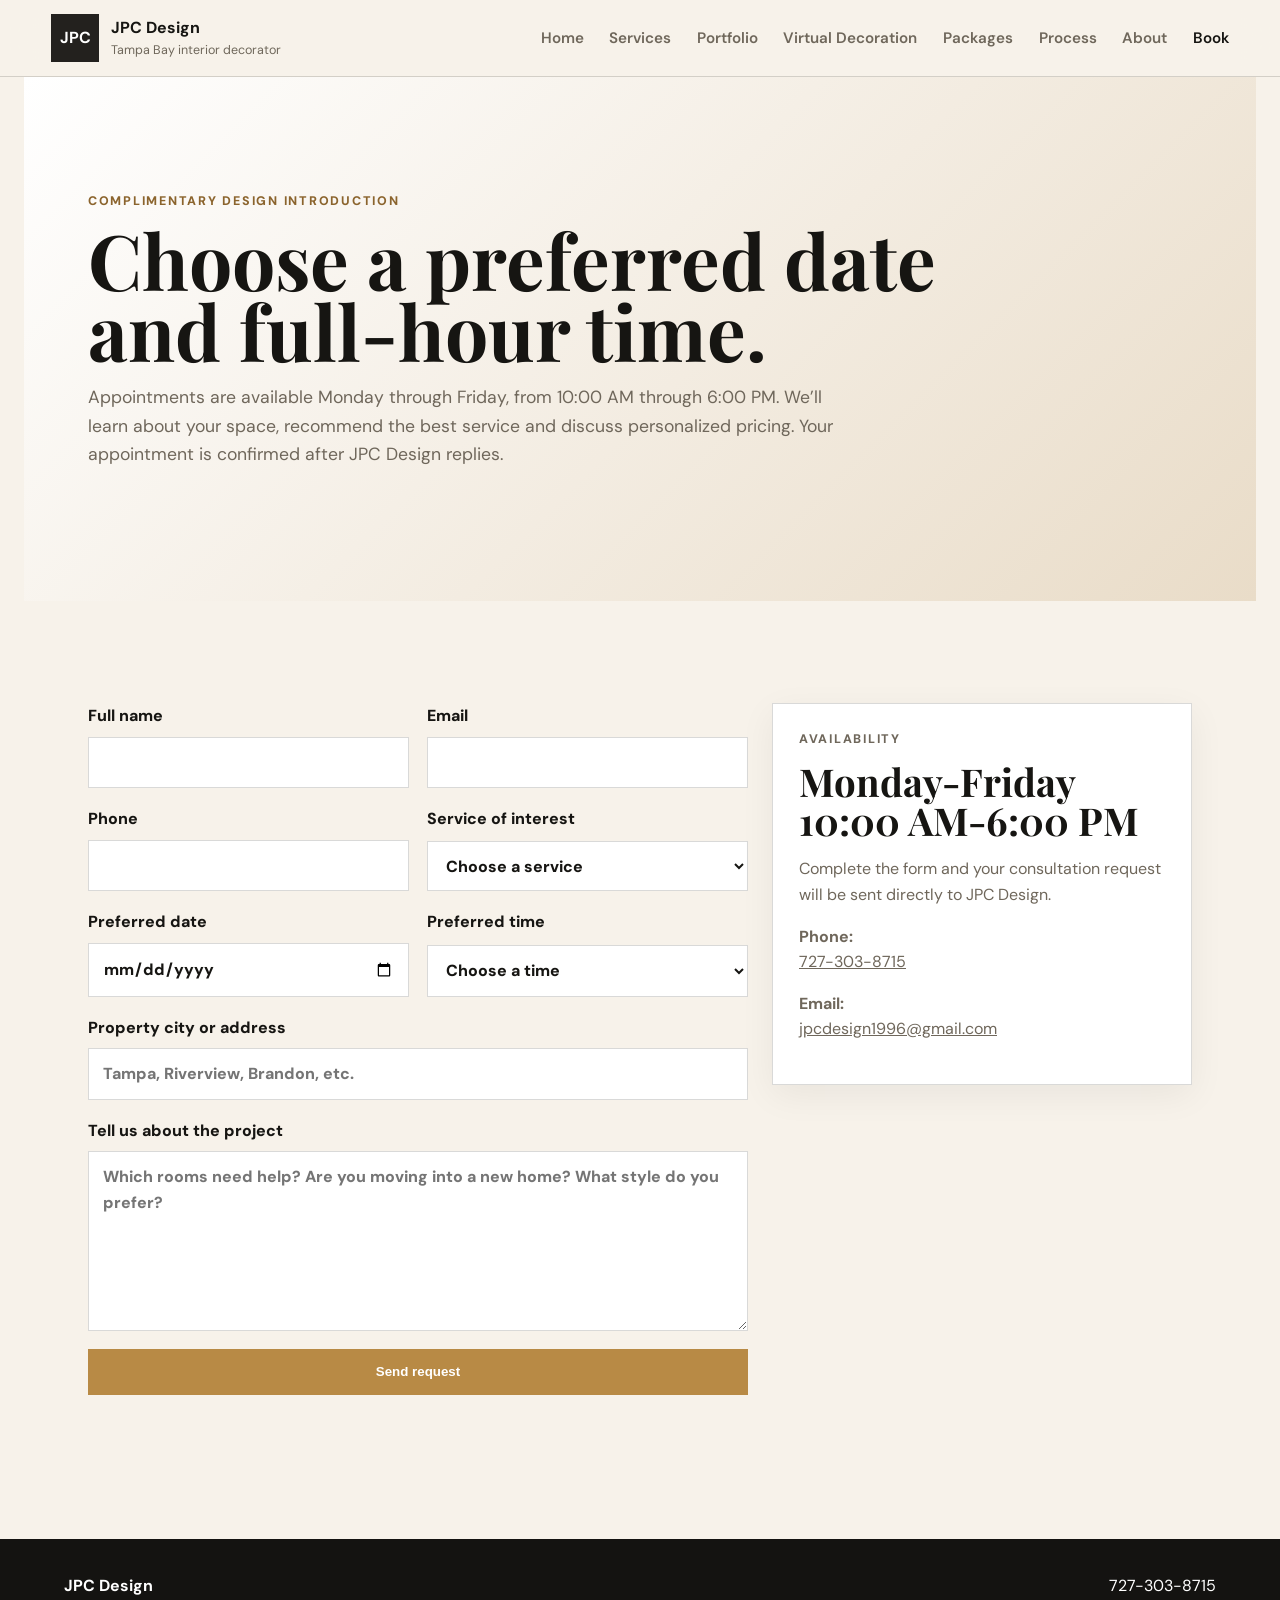
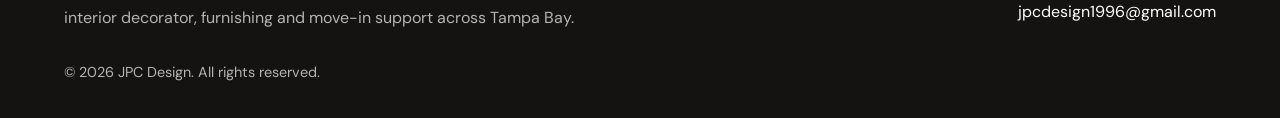
<file: contact.html>
<!doctype html>
<html lang="en">
<head>
  <meta charset="utf-8">
  <meta name="viewport" content="width=device-width, initial-scale=1">
  <title>Book a Complimentary Design Introduction | JPC Design</title>
  <meta name="description" content="Request a JPC Design consultation Monday through Friday from 10 AM to 6 PM.">
  <link rel="preconnect" href="https://fonts.googleapis.com">
  <link rel="preconnect" href="https://fonts.gstatic.com" crossorigin>
  <link href="https://fonts.googleapis.com/css2?family=DM+Sans:wght@400;500;600;700&family=Playfair+Display:wght@600;700&display=swap" rel="stylesheet">
  <link rel="stylesheet" href="styles.css?v=20260725-4">
</head>
<body>

<header class="site-header">
  <a class="brand" href="index.html" aria-label="JPC Design home">
    <span class="brand-mark">JPC</span>
    <span><strong>JPC Design</strong><small>Tampa Bay interior decorator</small></span>
  </a>
  <button class="menu-button" type="button" aria-expanded="false" aria-controls="primary-navigation">Menu</button>
  <nav id="primary-navigation" class="site-nav" aria-label="Primary navigation">
    <a href="index.html">Home</a><a href="services.html">Services</a><a href="portfolio.html">Portfolio</a><a href="virtual-decoration.html">Virtual Decoration</a><a href="packages.html">Packages</a><a href="process.html">Process</a><a href="about.html">About</a><a href="contact.html" aria-current="page">Book</a>
  </nav>
</header>

<main>

<section class="page-hero compact">
  <p class="eyebrow">Complimentary design introduction</p>
  <h1>Choose a preferred date and full-hour time.</h1>
  <p>Appointments are available Monday through Friday, from 10:00 AM through 6:00 PM. We’ll learn about your space, recommend the best service and discuss personalized pricing. Your appointment is confirmed after JPC Design replies.</p>
</section>
<section class="section contact-layout">
  <form
    class="booking-form"
    id="booking-form"
    action="https://formspree.io/f/xqeryagp"
    method="POST">
    <input type="hidden" name="_subject" value="New JPC Design introduction request">
    <div class="form-grid">
      <label>Full name<input name="name" required autocomplete="name"></label>
      <label>Email<input name="email" required type="email" autocomplete="email"></label>
      <label>Phone<input name="phone" required type="tel" autocomplete="tel"></label>
      <label>Service of interest
        <select name="service" required>
          <option value="">Choose a service</option>
          <option>Complimentary Design Introduction</option>
          <option>Design Consultation</option>
          <option>Single Room Design</option>
          <option>Multiple Room Design</option>
          <option>Full Home Design</option>
          <option>Move-In Concierge</option>
          <option>Virtual Interior Decoration</option>
        </select>
      </label>
      <label>Preferred date<input name="date" required type="date"></label>
      <label>Preferred time
        <select name="time" required>
          <option value="">Choose a time</option>
          <option>10:00 AM</option>
          <option>11:00 AM</option>
          <option>12:00 PM</option>
          <option>1:00 PM</option>
          <option>2:00 PM</option>
          <option>3:00 PM</option>
          <option>4:00 PM</option>
          <option>5:00 PM</option>
          <option>6:00 PM</option>
        </select>
      </label>
    </div>
    <label>Property city or address<input name="location" placeholder="Tampa, Riverview, Brandon, etc."></label>
    <label>Tell us about the project<textarea name="message" required rows="6" placeholder="Which rooms need help? Are you moving into a new home? What style do you prefer?"></textarea></label>
    <button class="button gold" type="submit">Send request</button>
    <p class="form-note" id="form-note" role="status"></p>
  </form>
  <aside class="contact-panel">
    <p class="eyebrow">Availability</p>
    <h2>Monday-Friday<br>10:00 AM-6:00 PM</h2>
    <p>Complete the form and your consultation request will be sent directly to JPC Design.</p>
    <p><strong>Phone:</strong><br><a href="tel:+17273038715">727-303-8715</a></p>
    <p><strong>Email:</strong><br><a href="mailto:jpcdesign1996@gmail.com">jpcdesign1996@gmail.com</a></p>
  </aside>
</section>

</main>

<footer class="site-footer">
  <div>
    <strong>JPC Design</strong>
    <p>interior decorator, furnishing and move-in support across Tampa Bay.</p>
  </div>
  <div>
    <a href="tel:+17273038715">727-303-8715</a>
    <a href="mailto:jpcdesign1996@gmail.com">jpcdesign1996@gmail.com</a>
  </div>
  <p class="copyright">&copy; 2026 JPC Design. All rights reserved.</p>
</footer>

<script src="script.js?v=20260725-4"></script>
</body>
</html>
</file>
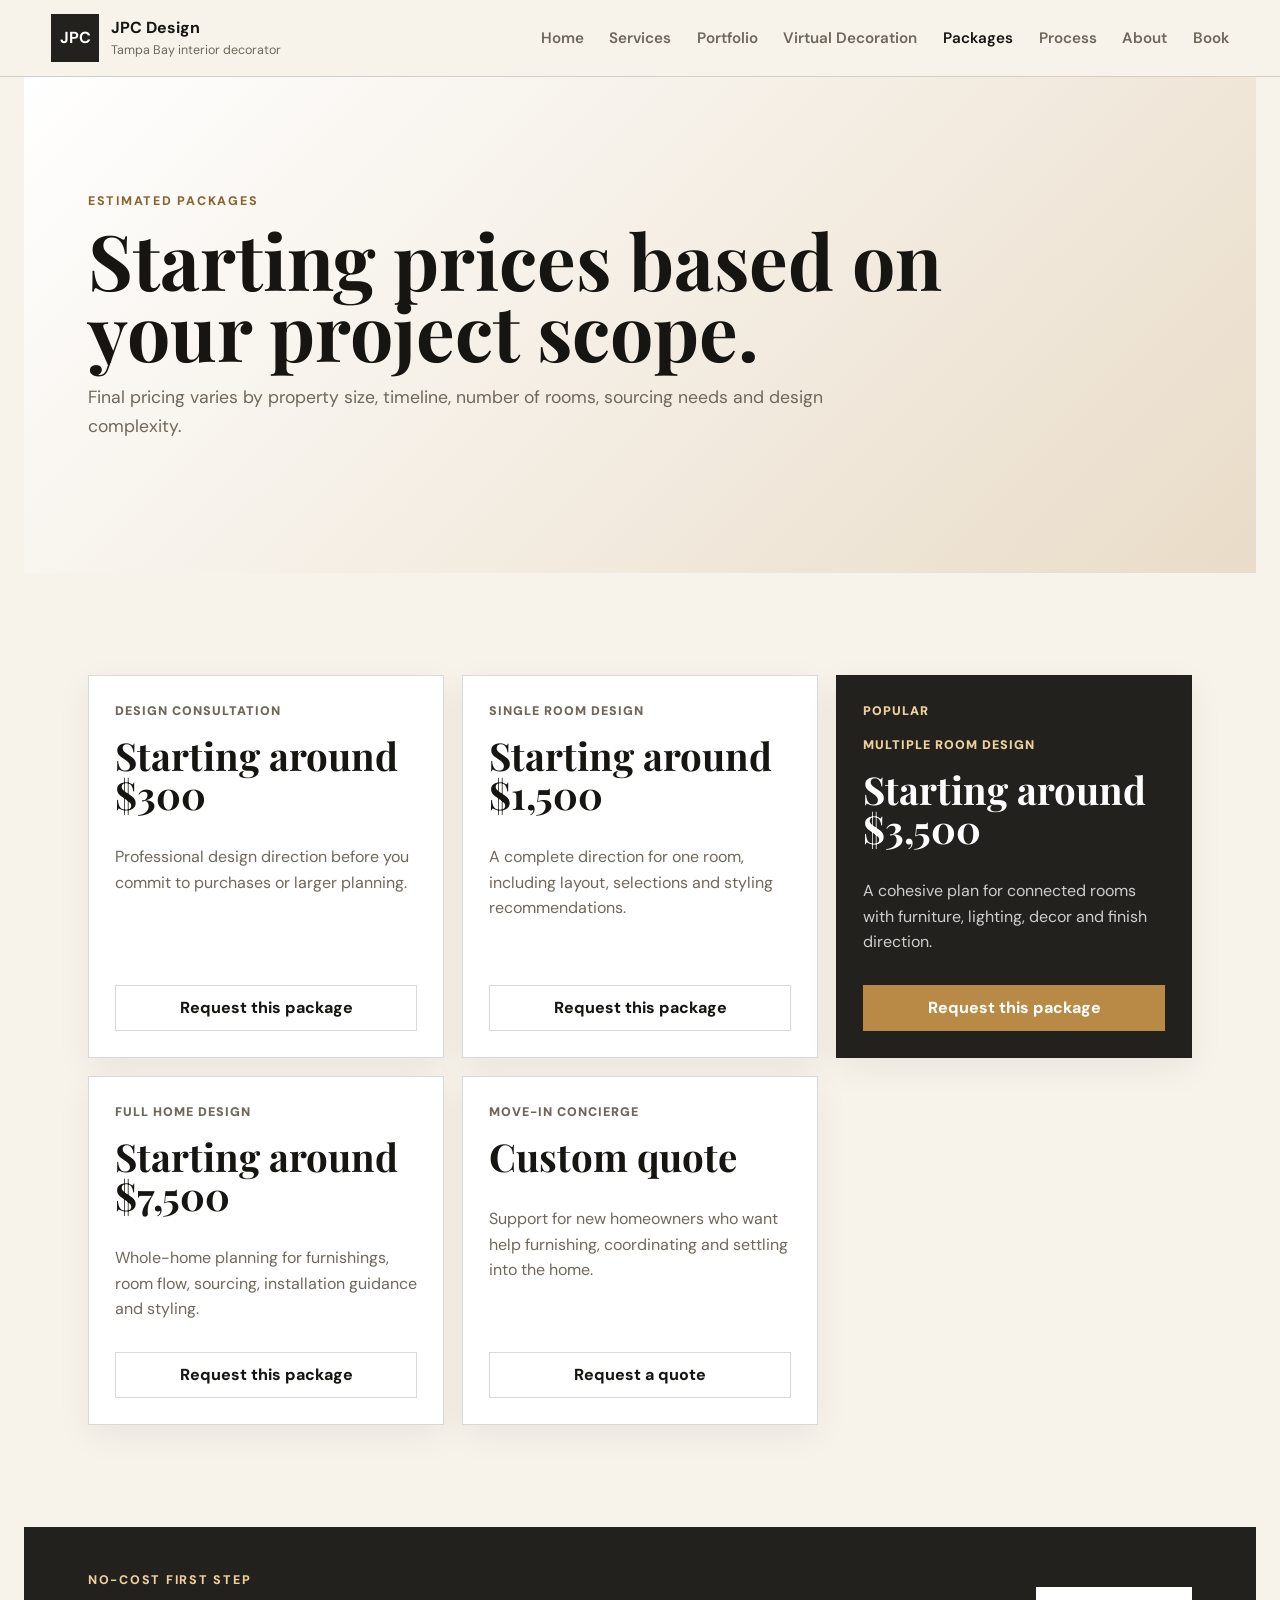
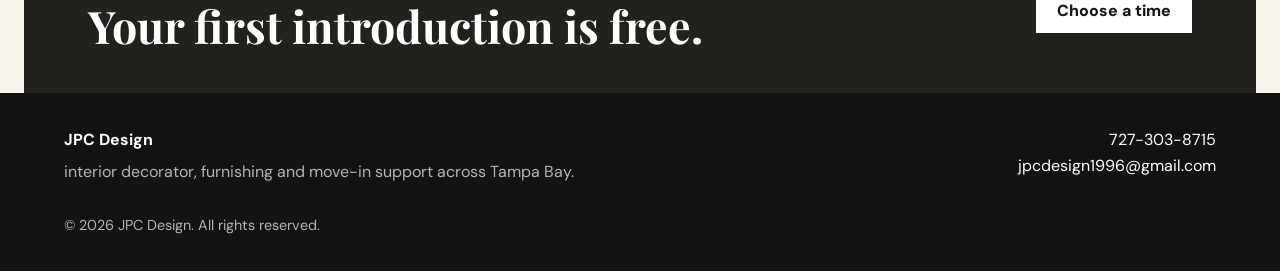
<file: packages.html>
<!doctype html>
<html lang="en">
<head>
  <meta charset="utf-8">
  <meta name="viewport" content="width=device-width, initial-scale=1">
  <title>Estimated Packages | JPC Design</title>
  <meta name="description" content="View estimated JPC Design package pricing for consultations, single rooms, multiple rooms and full homes.">
  <link rel="preconnect" href="https://fonts.googleapis.com">
  <link rel="preconnect" href="https://fonts.gstatic.com" crossorigin>
  <link href="https://fonts.googleapis.com/css2?family=DM+Sans:wght@400;500;600;700&family=Playfair+Display:wght@600;700&display=swap" rel="stylesheet">
  <link rel="stylesheet" href="styles.css?v=20260725-4">
</head>
<body>

<header class="site-header">
  <a class="brand" href="index.html" aria-label="JPC Design home">
    <span class="brand-mark">JPC</span>
    <span><strong>JPC Design</strong><small>Tampa Bay interior decorator</small></span>
  </a>
  <button class="menu-button" type="button" aria-expanded="false" aria-controls="primary-navigation">Menu</button>
  <nav id="primary-navigation" class="site-nav" aria-label="Primary navigation">
    <a href="index.html">Home</a><a href="services.html">Services</a><a href="portfolio.html">Portfolio</a><a href="virtual-decoration.html">Virtual Decoration</a><a href="packages.html" aria-current="page">Packages</a><a href="process.html">Process</a><a href="about.html">About</a><a href="contact.html">Book</a>
  </nav>
</header>

<main>

<section class="page-hero compact">
  <p class="eyebrow">Estimated packages</p>
  <h1>Starting prices based on your project scope.</h1>
  <p>Final pricing varies by property size, timeline, number of rooms, sourcing needs and design complexity.</p>
</section>
<section class="section package-grid">
  <article class="package-card"><p class="package-name">Design Consultation</p><h2>Starting around $300</h2><p>Professional design direction before you commit to purchases or larger planning.</p><a href="contact.html?service=Design%20Consultation" class="button outline">Request this package</a></article>
  <article class="package-card"><p class="package-name">Single Room Design</p><h2>Starting around $1,500</h2><p>A complete direction for one room, including layout, selections and styling recommendations.</p><a href="contact.html?service=Single%20Room%20Design" class="button outline">Request this package</a></article>
  <article class="package-card featured"><p class="badge">Popular</p><p class="package-name">Multiple Room Design</p><h2>Starting around $3,500</h2><p>A cohesive plan for connected rooms with furniture, lighting, decor and finish direction.</p><a href="contact.html?service=Multiple%20Room%20Design" class="button gold">Request this package</a></article>
  <article class="package-card"><p class="package-name">Full Home Design</p><h2>Starting around $7,500</h2><p>Whole-home planning for furnishings, room flow, sourcing, installation guidance and styling.</p><a href="contact.html?service=Full%20Home%20Design" class="button outline">Request this package</a></article>
  <article class="package-card"><p class="package-name">Move-In Concierge</p><h2>Custom quote</h2><p>Support for new homeowners who want help furnishing, coordinating and settling into the home.</p><a href="contact.html?service=Move-In%20Concierge" class="button outline">Request a quote</a></article>
</section>
<section class="cta"><div><p class="eyebrow light-text">No-cost first step</p><h2>Your first introduction is free.</h2></div><a class="button white" href="contact.html">Choose a time</a></section>

</main>

<footer class="site-footer">
  <div>
    <strong>JPC Design</strong>
    <p>interior decorator, furnishing and move-in support across Tampa Bay.</p>
  </div>
  <div>
    <a href="tel:+17273038715">727-303-8715</a>
    <a href="mailto:jpcdesign1996@gmail.com">jpcdesign1996@gmail.com</a>
  </div>
  <p class="copyright">&copy; 2026 JPC Design. All rights reserved.</p>
</footer>

<script src="script.js?v=20260725-4"></script>
</body>
</html>
</file>
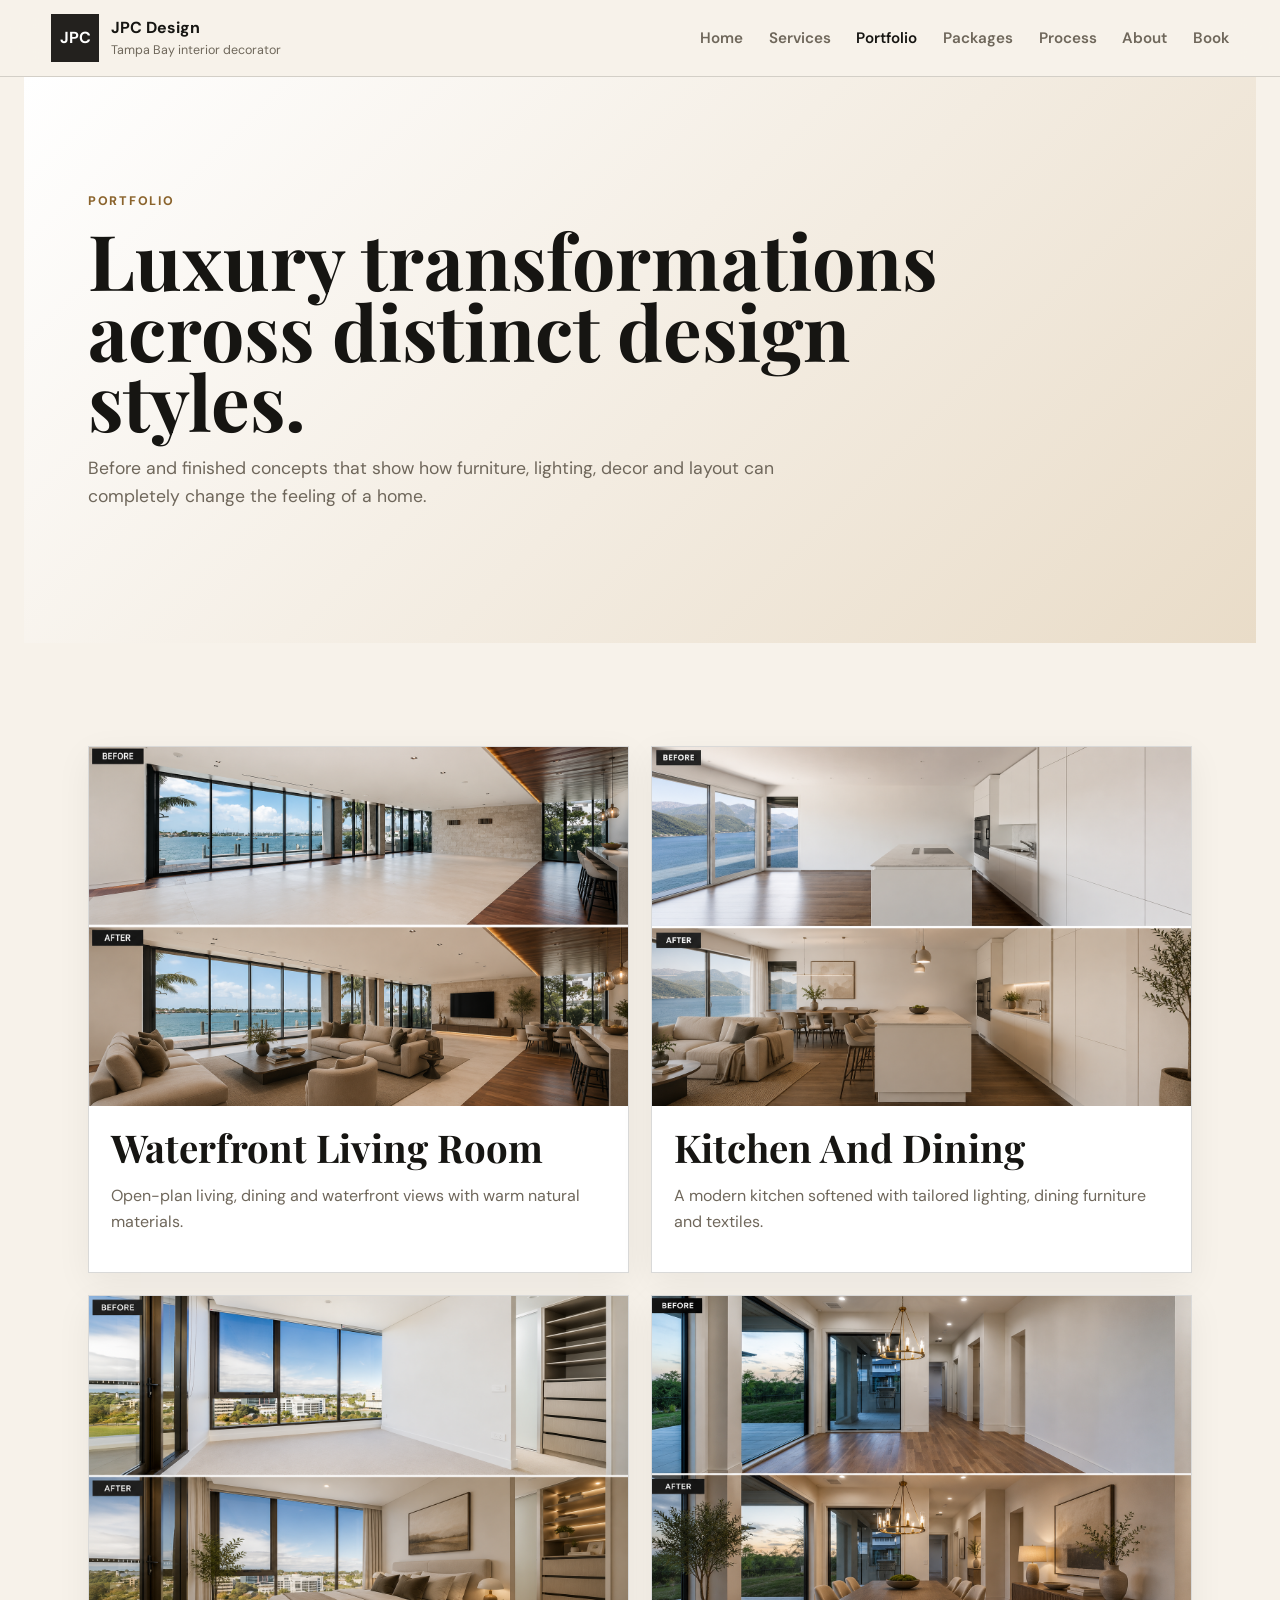
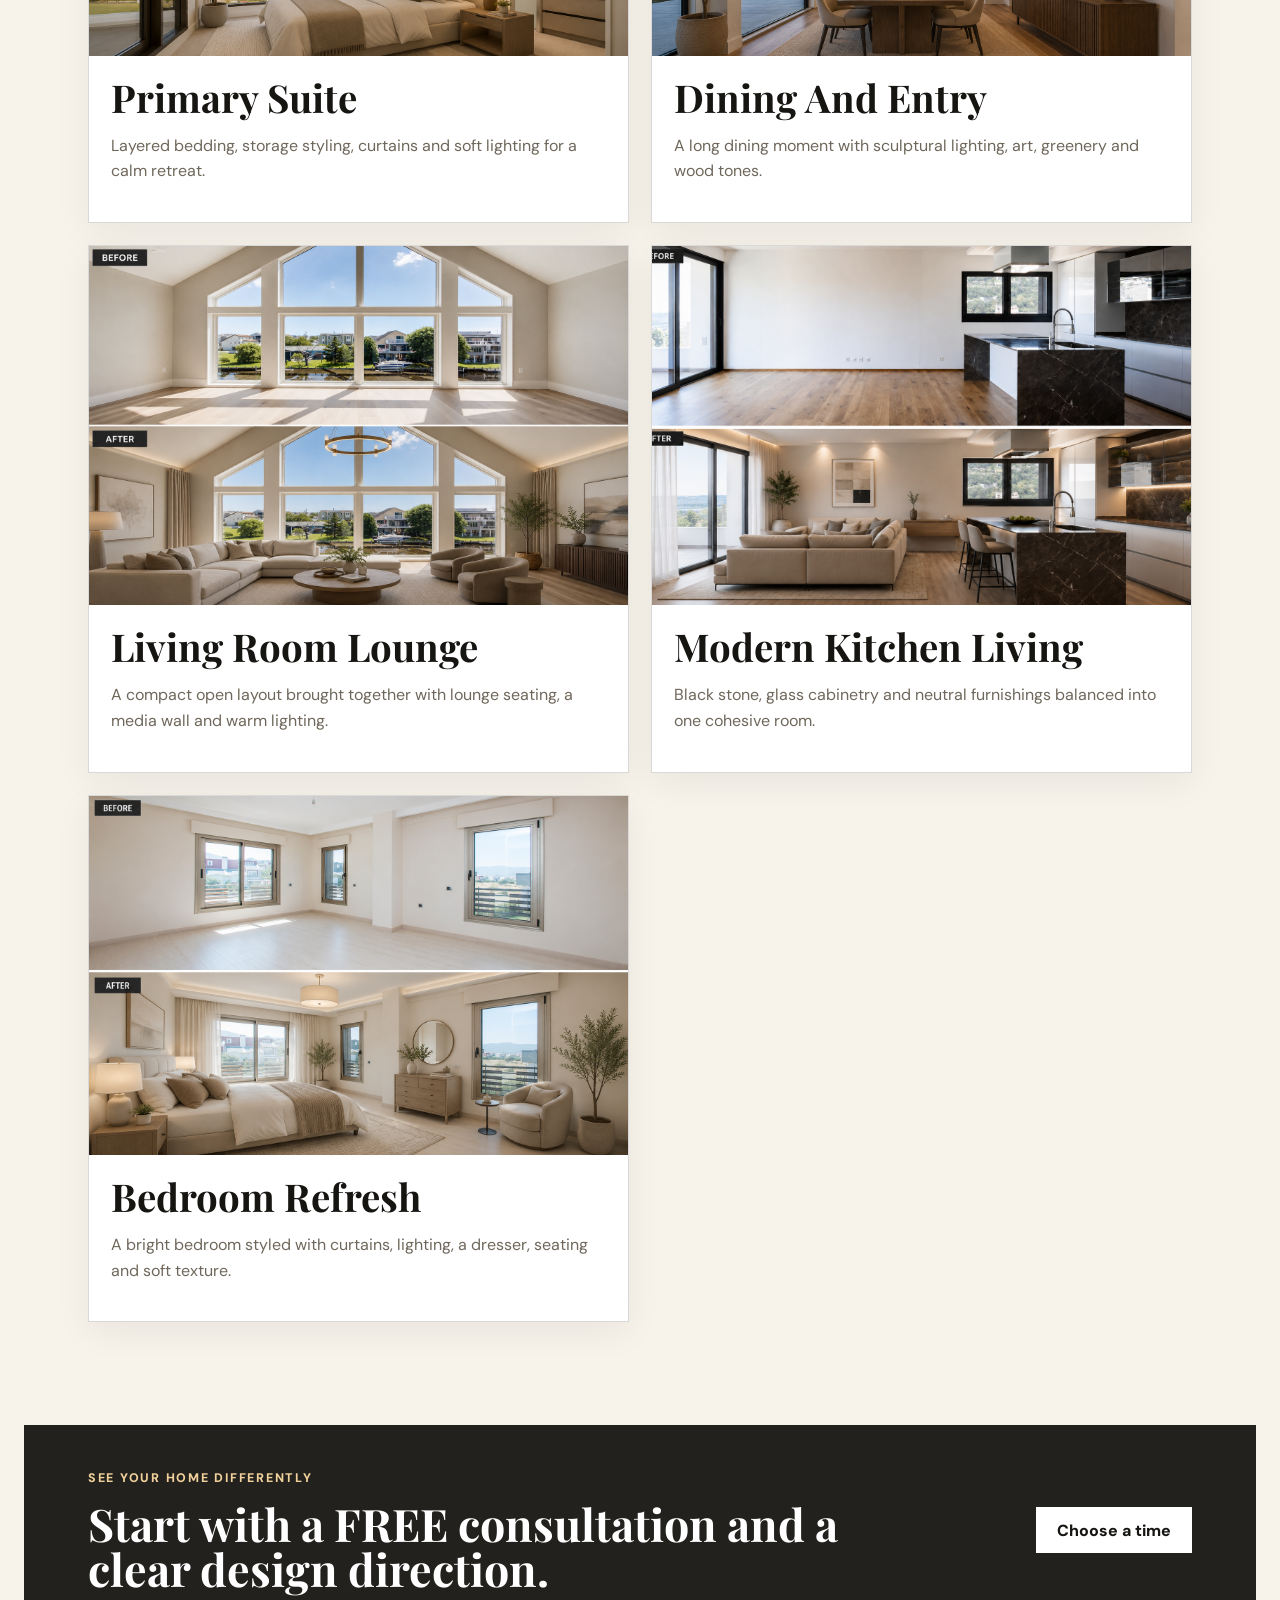
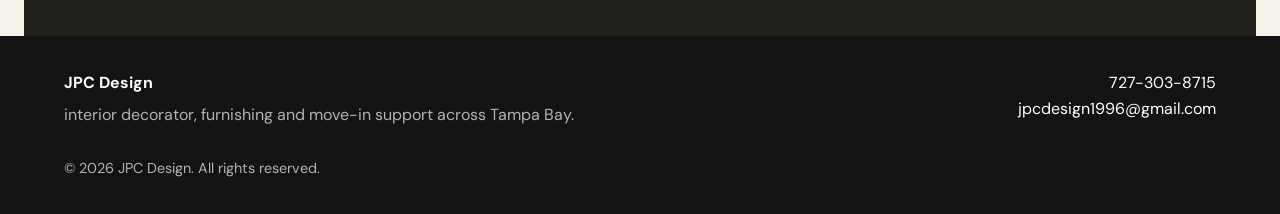
<file: portfolio.html>
<!doctype html>
<html lang="en">
<head>
  <meta charset="utf-8">
  <meta name="viewport" content="width=device-width, initial-scale=1">
  <title>Portfolio | JPC Design</title>
  <meta name="description" content="View JPC Design luxury interior transformations across living rooms, kitchens, bedrooms and dining spaces.">
  <link rel="preconnect" href="https://fonts.googleapis.com">
  <link rel="preconnect" href="https://fonts.gstatic.com" crossorigin>
  <link href="https://fonts.googleapis.com/css2?family=DM+Sans:wght@400;500;600;700&family=Playfair+Display:wght@600;700&display=swap" rel="stylesheet">
  <link rel="stylesheet" href="styles.css?v=20260725-4">
</head>
<body>

<header class="site-header">
  <a class="brand" href="index.html" aria-label="JPC Design home">
    <span class="brand-mark">JPC</span>
    <span><strong>JPC Design</strong><small>Tampa Bay interior decorator</small></span>
  </a>
  <button class="menu-button" type="button" aria-expanded="false" aria-controls="primary-navigation">Menu</button>
  <nav id="primary-navigation" class="site-nav" aria-label="Primary navigation">
    <a href="index.html">Home</a><a href="services.html">Services</a><a href="portfolio.html" aria-current="page">Portfolio</a><a href="packages.html">Packages</a><a href="process.html">Process</a><a href="about.html">About</a><a href="contact.html">Book</a>
  </nav>
</header>

<main>

<section class="page-hero">
  <p class="eyebrow">Portfolio</p>
  <h1 class="portfolio-title">Luxury transformations across distinct design styles.</h1>
  <p>Before and finished concepts that show how furniture, lighting, decor and layout can completely change the feeling of a home.</p>
</section>
<section class="section portfolio-grid">
  <article class="portfolio-card"><img src="O10.png" alt="Waterfront Living Room transformation"><div><h2>Waterfront Living Room</h2><p>Open-plan living, dining and waterfront views with warm natural materials.</p></div></article>
<article class="portfolio-card"><img src="O9.png" alt="Kitchen And Dining transformation"><div><h2>Kitchen And Dining</h2><p>A modern kitchen softened with tailored lighting, dining furniture and textiles.</p></div></article>
<article class="portfolio-card"><img src="O8.png" alt="Primary Suite transformation"><div><h2>Primary Suite</h2><p>Layered bedding, storage styling, curtains and soft lighting for a calm retreat.</p></div></article>
<article class="portfolio-card"><img src="O7.png" alt="Dining And Entry transformation"><div><h2>Dining And Entry</h2><p>A long dining moment with sculptural lighting, art, greenery and wood tones.</p></div></article>
<article class="portfolio-card"><img src="O5.png" alt="Living Room Lounge transformation"><div><h2>Living Room Lounge</h2><p>A compact open layout brought together with lounge seating, a media wall and warm lighting.</p></div></article>
<article class="portfolio-card"><img src="O4-new.png" alt="Modern Kitchen Living transformation"><div><h2>Modern Kitchen Living</h2><p>Black stone, glass cabinetry and neutral furnishings balanced into one cohesive room.</p></div></article>
<article class="portfolio-card"><img src="O2.png" alt="Bedroom Refresh transformation"><div><h2>Bedroom Refresh</h2><p>A bright bedroom styled with curtains, lighting, a dresser, seating and soft texture.</p></div></article>
</section>
<section class="cta"><div><p class="eyebrow light-text">See your home differently</p><h2>Start with a FREE consultation and a clear design direction.</h2></div><a class="button white" href="contact.html">Choose a time</a></section>

</main>

<footer class="site-footer">
  <div>
    <strong>JPC Design</strong>
    <p>interior decorator, furnishing and move-in support across Tampa Bay.</p>
  </div>
  <div>
    <a href="tel:+17273038715">727-303-8715</a>
    <a href="mailto:jpcdesign1996@gmail.com">jpcdesign1996@gmail.com</a>
  </div>
  <p class="copyright">&copy; 2026 JPC Design. All rights reserved.</p>
</footer>

<script src="script.js?v=20260725-4"></script>
</body>
</html>
</file>
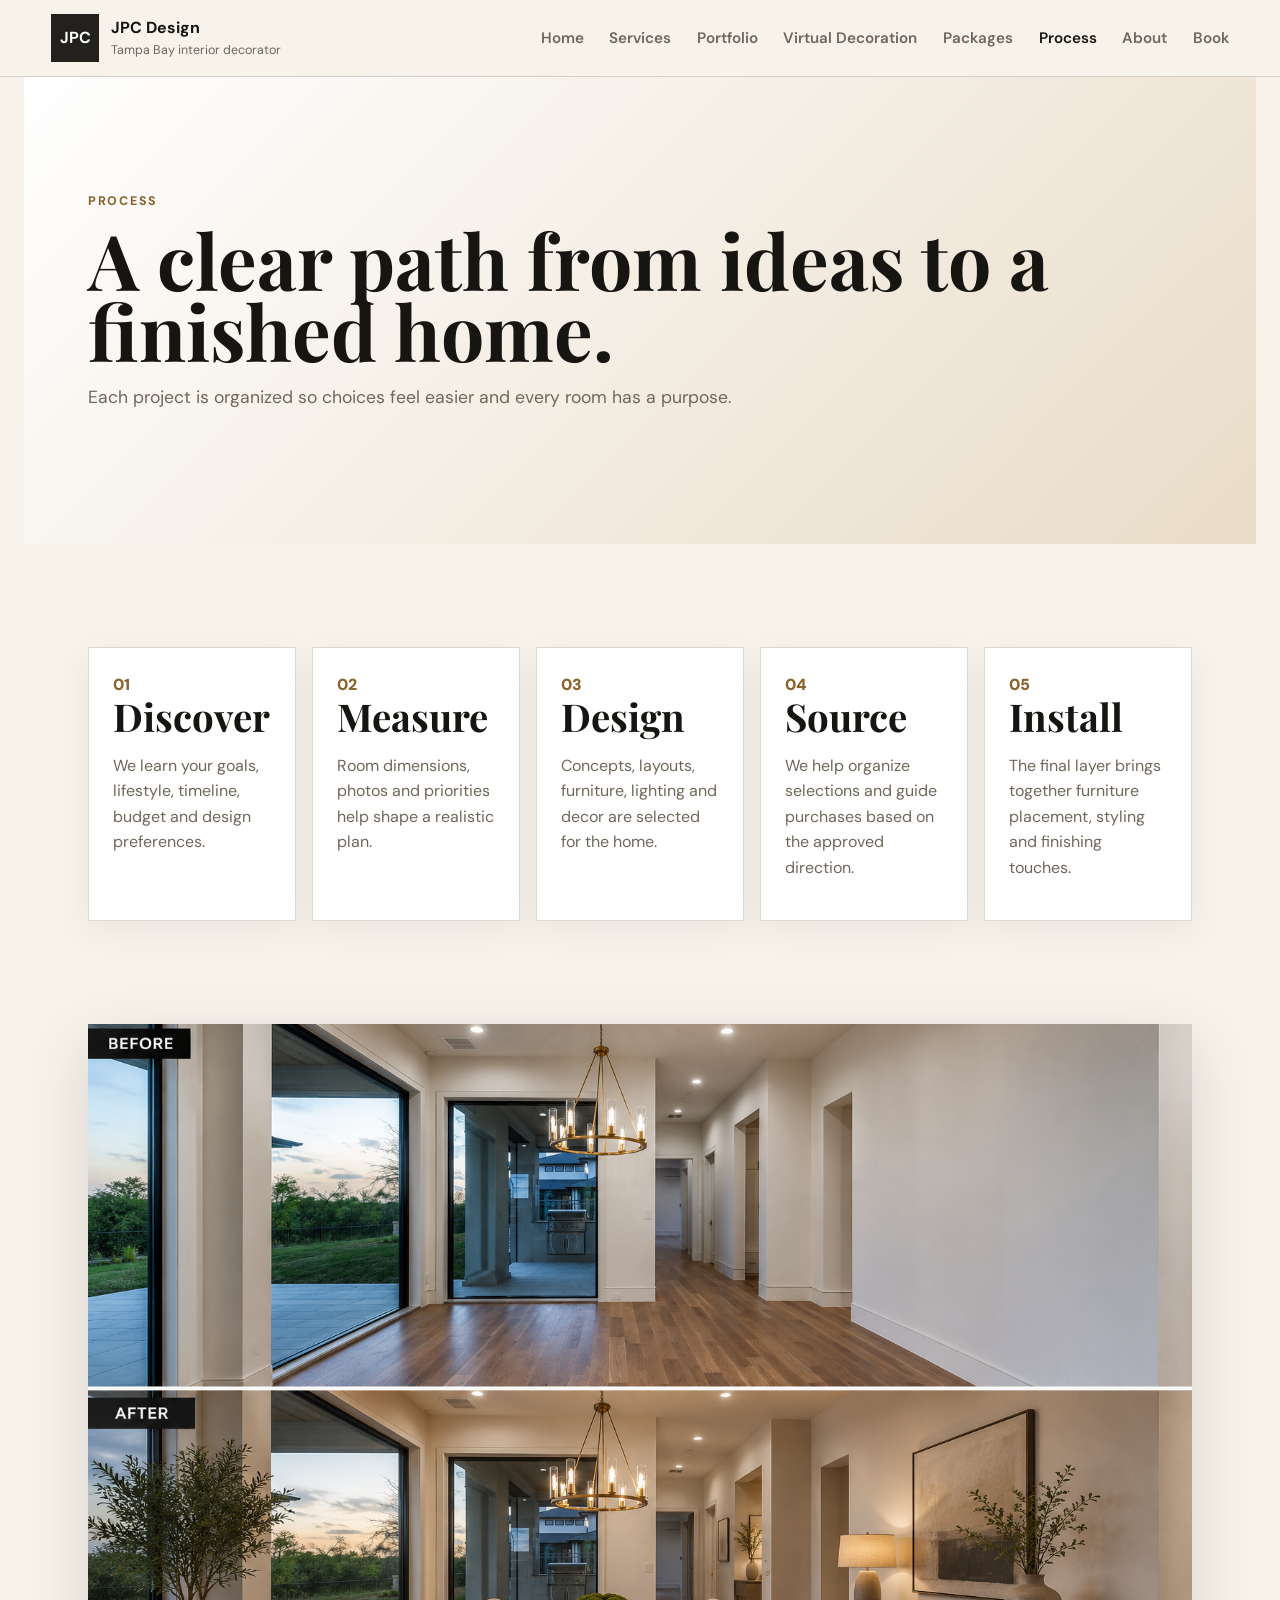
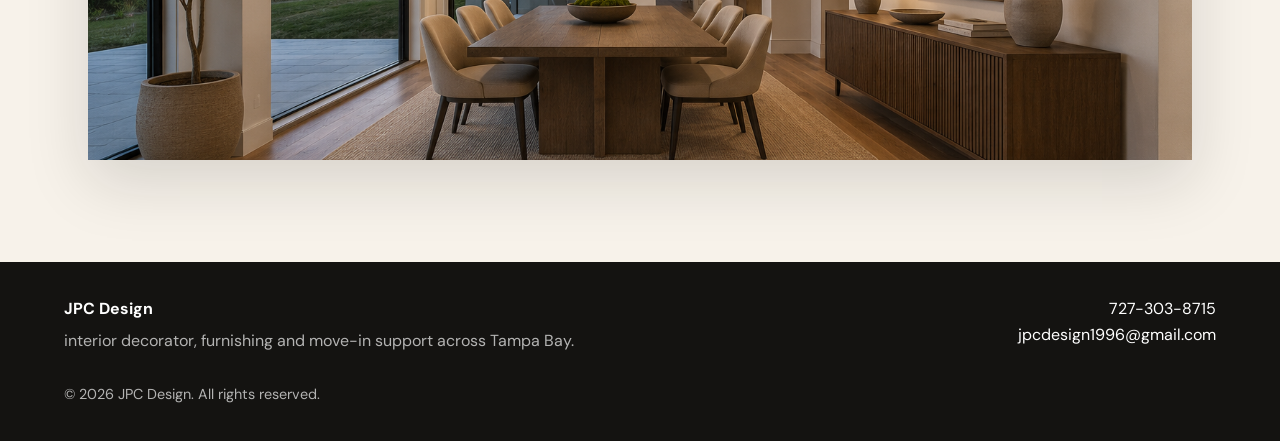
<file: process.html>
<!doctype html>
<html lang="en">
<head>
  <meta charset="utf-8">
  <meta name="viewport" content="width=device-width, initial-scale=1">
  <title>Process | JPC Design</title>
  <meta name="description" content="Learn the JPC Design process from discovery and planning through sourcing, installation and final styling.">
  <link rel="preconnect" href="https://fonts.googleapis.com">
  <link rel="preconnect" href="https://fonts.gstatic.com" crossorigin>
  <link href="https://fonts.googleapis.com/css2?family=DM+Sans:wght@400;500;600;700&family=Playfair+Display:wght@600;700&display=swap" rel="stylesheet">
  <link rel="stylesheet" href="styles.css?v=20260725-4">
</head>
<body>

<header class="site-header">
  <a class="brand" href="index.html" aria-label="JPC Design home">
    <span class="brand-mark">JPC</span>
    <span><strong>JPC Design</strong><small>Tampa Bay interior decorator</small></span>
  </a>
  <button class="menu-button" type="button" aria-expanded="false" aria-controls="primary-navigation">Menu</button>
  <nav id="primary-navigation" class="site-nav" aria-label="Primary navigation">
    <a href="index.html">Home</a><a href="services.html">Services</a><a href="portfolio.html">Portfolio</a><a href="virtual-decoration.html">Virtual Decoration</a><a href="packages.html">Packages</a><a href="process.html" aria-current="page">Process</a><a href="about.html">About</a><a href="contact.html">Book</a>
  </nav>
</header>

<main>

<section class="page-hero compact">
  <p class="eyebrow">Process</p>
  <h1>A clear path from ideas to a finished home.</h1>
  <p>Each project is organized so choices feel easier and every room has a purpose.</p>
</section>
<section class="section process-grid">
  <article><span>01</span><h2>Discover</h2><p>We learn your goals, lifestyle, timeline, budget and design preferences.</p></article>
  <article><span>02</span><h2>Measure</h2><p>Room dimensions, photos and priorities help shape a realistic plan.</p></article>
  <article><span>03</span><h2>Design</h2><p>Concepts, layouts, furniture, lighting and decor are selected for the home.</p></article>
  <article><span>04</span><h2>Source</h2><p>We help organize selections and guide purchases based on the approved direction.</p></article>
  <article><span>05</span><h2>Install</h2><p>The final layer brings together furniture placement, styling and finishing touches.</p></article>
</section>
<section class="wide-image"><img src="O7.png" alt="Dining room design transformation"></section>

</main>

<footer class="site-footer">
  <div>
    <strong>JPC Design</strong>
    <p>interior decorator, furnishing and move-in support across Tampa Bay.</p>
  </div>
  <div>
    <a href="tel:+17273038715">727-303-8715</a>
    <a href="mailto:jpcdesign1996@gmail.com">jpcdesign1996@gmail.com</a>
  </div>
  <p class="copyright">&copy; 2026 JPC Design. All rights reserved.</p>
</footer>

<script src="script.js?v=20260725-4"></script>
</body>
</html>
</file>
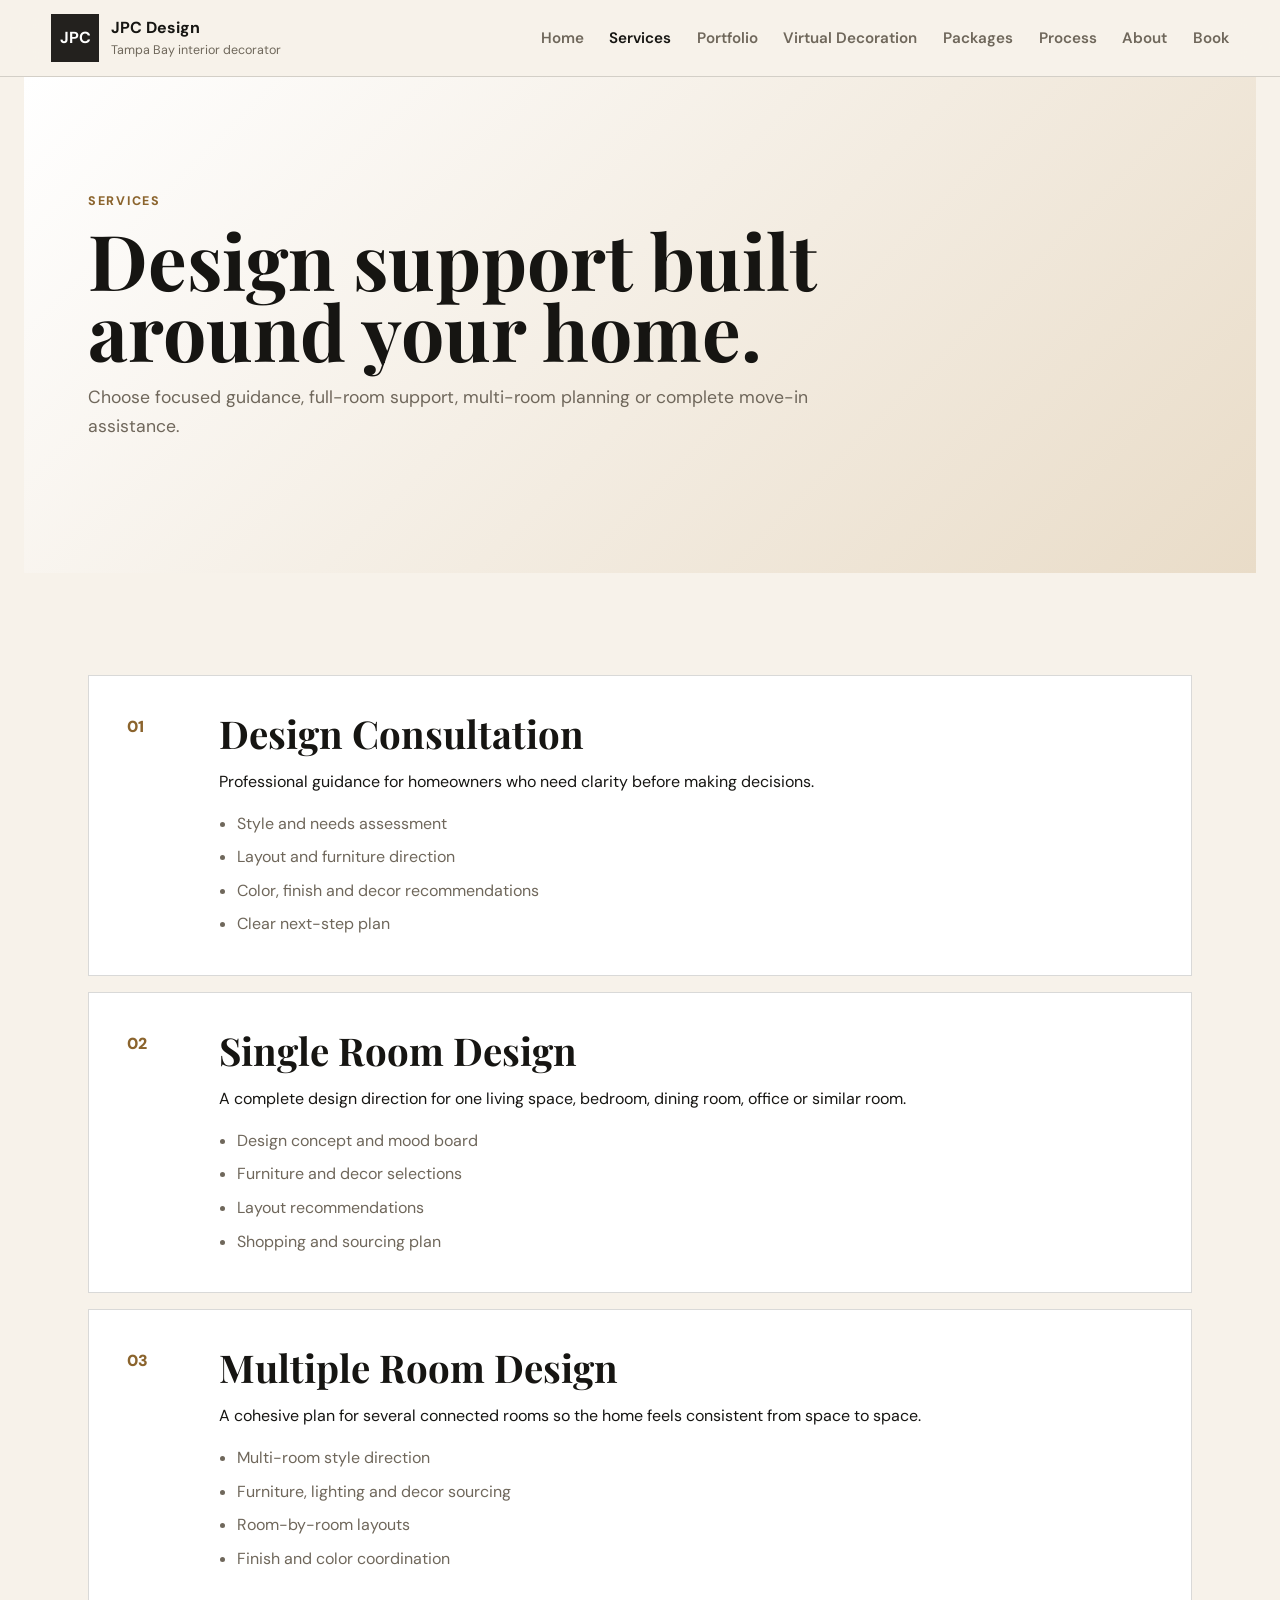
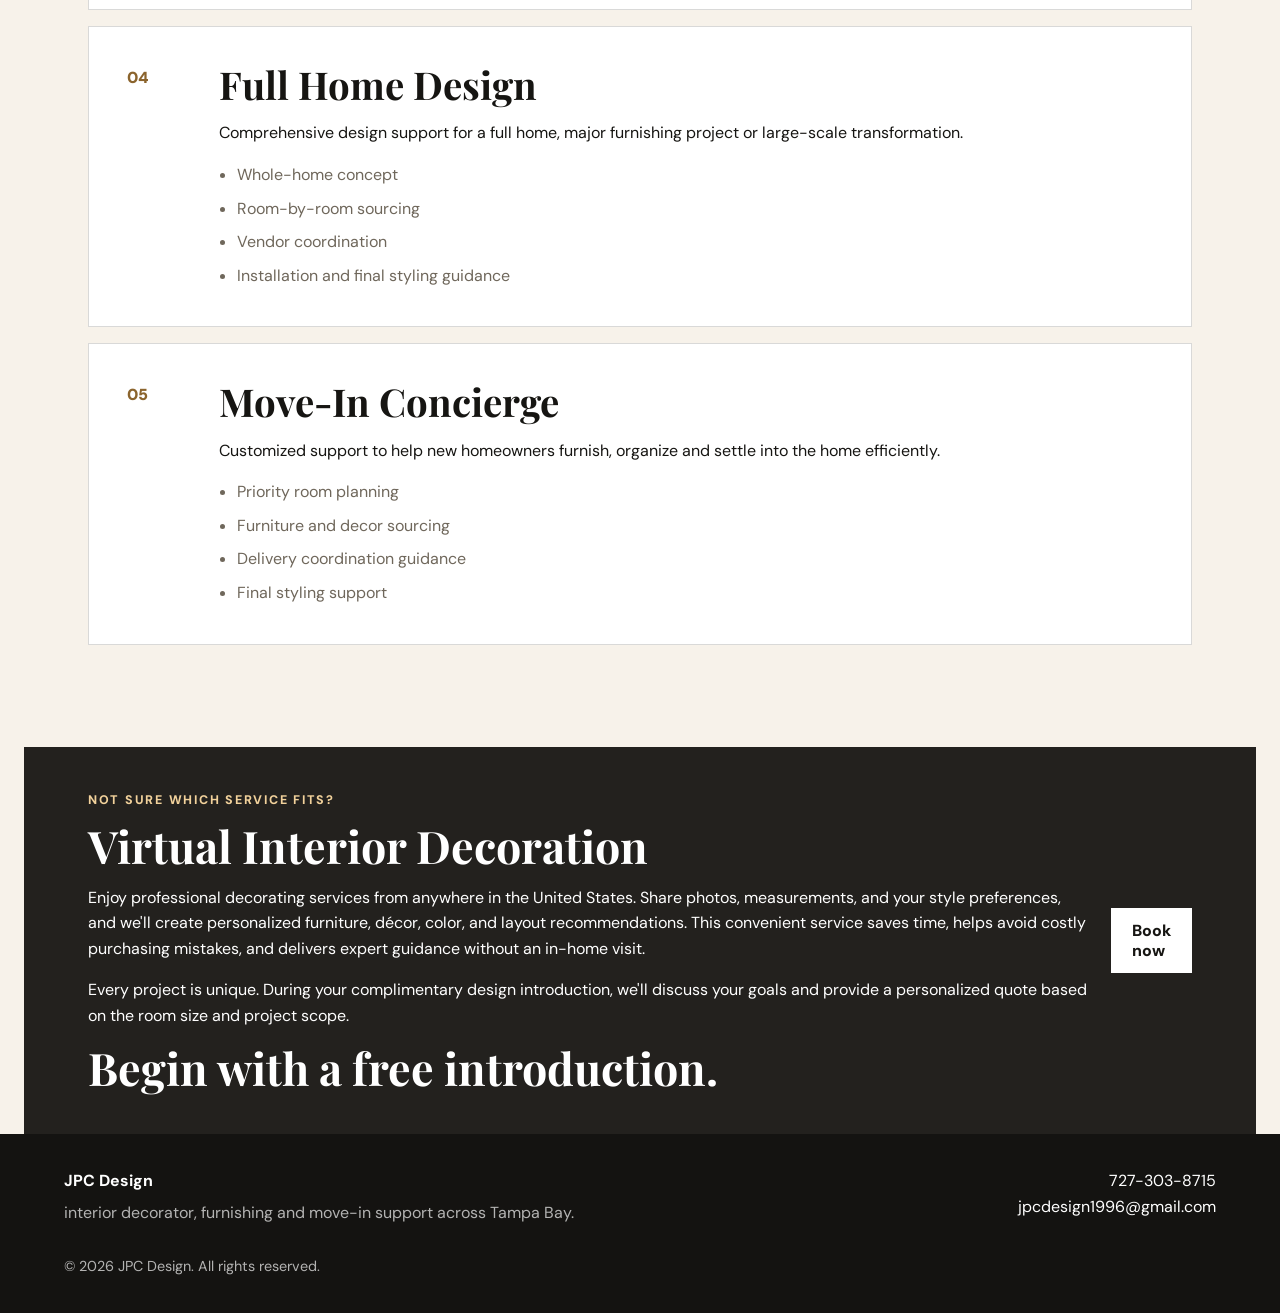
<file: services.html>
<!doctype html>
<html lang="en">
<head>
  <meta charset="utf-8">
  <meta name="viewport" content="width=device-width, initial-scale=1">
  <title>Services | JPC Design</title>
  <meta name="description" content="interior decorator consultations, room design, full-home design and move-in concierge services in Tampa Bay.">
  <link rel="preconnect" href="https://fonts.googleapis.com">
  <link rel="preconnect" href="https://fonts.gstatic.com" crossorigin>
  <link href="https://fonts.googleapis.com/css2?family=DM+Sans:wght@400;500;600;700&family=Playfair+Display:wght@600;700&display=swap" rel="stylesheet">
  <link rel="stylesheet" href="styles.css?v=20260725-4">
</head>
<body>

<header class="site-header">
  <a class="brand" href="index.html" aria-label="JPC Design home">
    <span class="brand-mark">JPC</span>
    <span><strong>JPC Design</strong><small>Tampa Bay interior decorator</small></span>
  </a>
  <button class="menu-button" type="button" aria-expanded="false" aria-controls="primary-navigation">Menu</button>
  <nav id="primary-navigation" class="site-nav" aria-label="Primary navigation">
    <a href="index.html">Home</a><a href="services.html" aria-current="page">Services</a><a href="portfolio.html">Portfolio</a><a href="virtual-decoration.html">Virtual Decoration</a><a href="packages.html">Packages</a><a href="process.html">Process</a><a href="about.html">About</a><a href="contact.html">Book</a>
  </nav>
</header>

<main>

<section class="page-hero compact">
  <p class="eyebrow">Services</p>
  <h1>Design support built around your home.</h1>
  <p>Choose focused guidance, full-room support, multi-room planning or complete move-in assistance.</p>
</section>
<section class="section service-list">
  <article><span>01</span><div><h2>Design Consultation</h2><p>Professional guidance for homeowners who need clarity before making decisions.</p><ul><li>Style and needs assessment</li><li>Layout and furniture direction</li><li>Color, finish and decor recommendations</li><li>Clear next-step plan</li></ul></div></article>
  <article><span>02</span><div><h2>Single Room Design</h2><p>A complete design direction for one living space, bedroom, dining room, office or similar room.</p><ul><li>Design concept and mood board</li><li>Furniture and decor selections</li><li>Layout recommendations</li><li>Shopping and sourcing plan</li></ul></div></article>
  <article><span>03</span><div><h2>Multiple Room Design</h2><p>A cohesive plan for several connected rooms so the home feels consistent from space to space.</p><ul><li>Multi-room style direction</li><li>Furniture, lighting and decor sourcing</li><li>Room-by-room layouts</li><li>Finish and color coordination</li></ul></div></article>
  <article><span>04</span><div><h2>Full Home Design</h2><p>Comprehensive design support for a full home, major furnishing project or large-scale transformation.</p><ul><li>Whole-home concept</li><li>Room-by-room sourcing</li><li>Vendor coordination</li><li>Installation and final styling guidance</li></ul></div></article>
  <article><span>05</span><div><h2>Move-In Concierge</h2><p>Customized support to help new homeowners furnish, organize and settle into the home efficiently.</p><ul><li>Priority room planning</li><li>Furniture and decor sourcing</li><li>Delivery coordination guidance</li><li>Final styling support</li></ul></div></article>
</section>
<section class="cta"><div><p class="eyebrow light-text">Not sure which service fits?</p>
<section class="card">
<h2>Virtual Interior Decoration</h2>
<p>Enjoy professional decorating services from anywhere in the United States. Share photos, measurements, and your style preferences, and we'll create personalized furniture, décor, color, and layout recommendations. This convenient service saves time, helps avoid costly purchasing mistakes, and delivers expert guidance without an in-home visit.</p>
<p>Every project is unique. During your complimentary design introduction, we'll discuss your goals and provide a personalized quote based on the room size and project scope.</p>
</section>
<h2>Begin with a free introduction.</h2></div><a class="button white" href="contact.html">Book now</a></section>

</main>

<footer class="site-footer">
  <div>
    <strong>JPC Design</strong>
    <p>interior decorator, furnishing and move-in support across Tampa Bay.</p>
  </div>
  <div>
    <a href="tel:+17273038715">727-303-8715</a>
    <a href="mailto:jpcdesign1996@gmail.com">jpcdesign1996@gmail.com</a>
  </div>
  <p class="copyright">&copy; 2026 JPC Design. All rights reserved.</p>
</footer>

<script src="script.js?v=20260725-4"></script>
</body>
</html>
</file>
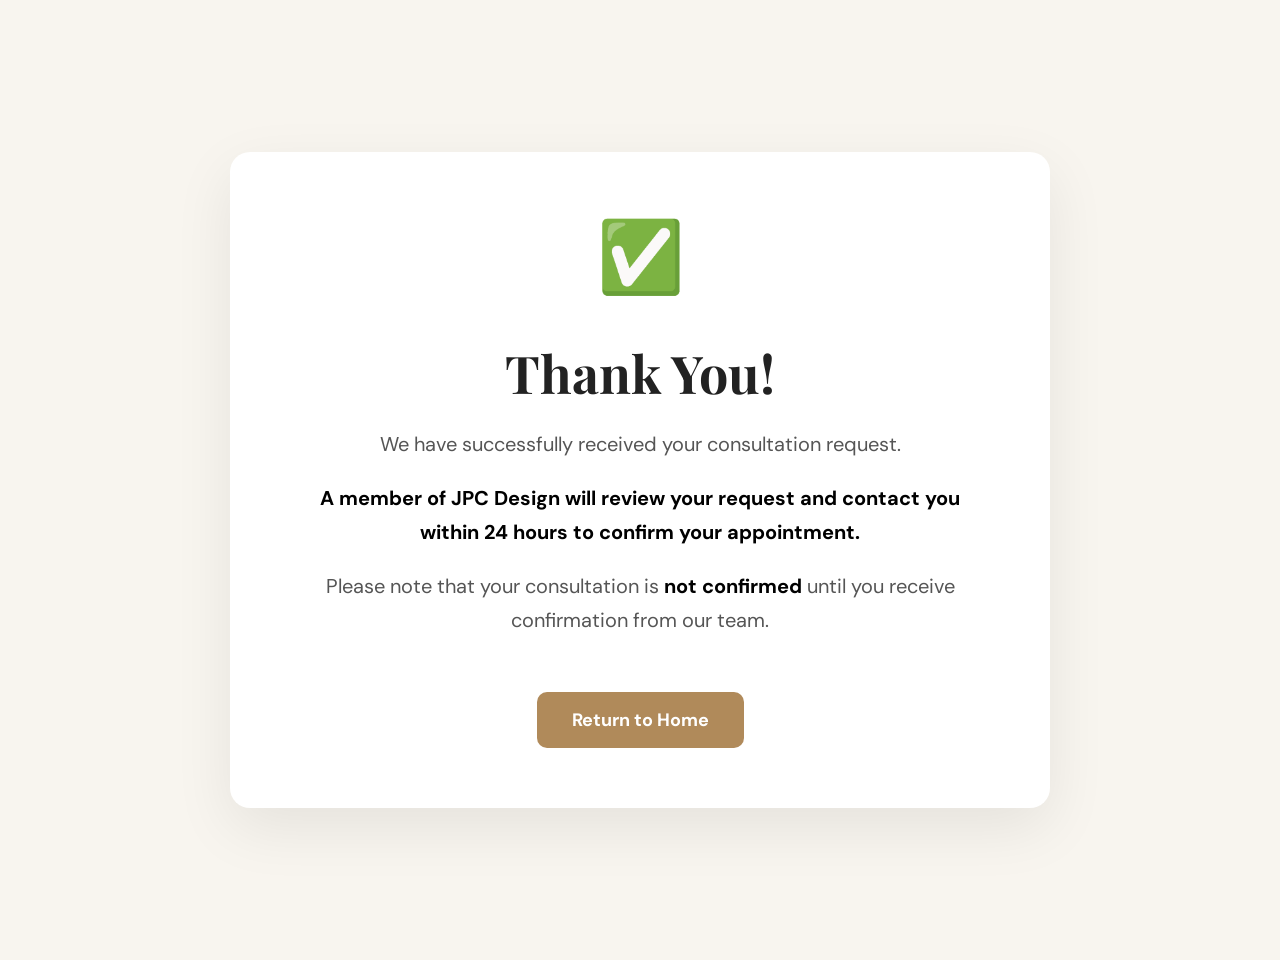
<file: thank-you.html>
<!DOCTYPE html>
<html lang="en">
<head>
<meta charset="UTF-8">
<meta name="viewport" content="width=device-width, initial-scale=1.0">
<title>Thank You | JPC Design</title>

<link rel="preconnect" href="https://fonts.googleapis.com">
<link rel="preconnect" href="https://fonts.gstatic.com" crossorigin>
<link href="https://fonts.googleapis.com/css2?family=Playfair+Display:wght@600;700&family=DM+Sans:wght@400;500;700&display=swap" rel="stylesheet">

<style>
body{
margin:0;
font-family:'DM Sans',sans-serif;
background:#f8f5ef;
display:flex;
justify-content:center;
align-items:center;
min-height:100vh;
padding:30px;
}

.card{
background:white;
padding:60px;
max-width:700px;
border-radius:20px;
box-shadow:0 20px 60px rgba(0,0,0,.08);
text-align:center;
}

h1{
font-family:'Playfair Display',serif;
font-size:52px;
margin-bottom:20px;
color:#222;
}

p{
font-size:20px;
line-height:1.7;
color:#555;
}

strong{
color:#000;
}

.button{
display:inline-block;
margin-top:35px;
background:#b08a5a;
color:white;
padding:16px 35px;
border-radius:10px;
text-decoration:none;
font-size:18px;
font-weight:bold;
transition:.3s;
}

.button:hover{
background:#967148;
}

.check{
font-size:70px;
margin-bottom:20px;
}
</style>

</head>

<body>

<div class="card">

<div class="check">✅</div>

<h1>Thank You!</h1>

<p>
We have successfully received your consultation request.
</p>

<p>

<strong>
A member of JPC Design will review your request and contact you within 24 hours to confirm your appointment.
</strong>

</p>

<p>

Please note that your consultation is <strong>not confirmed</strong> until you receive confirmation from our team.

</p>

<a class="button" href="index.html">
Return to Home
</a>

</div>

</body>
</html>
</file>
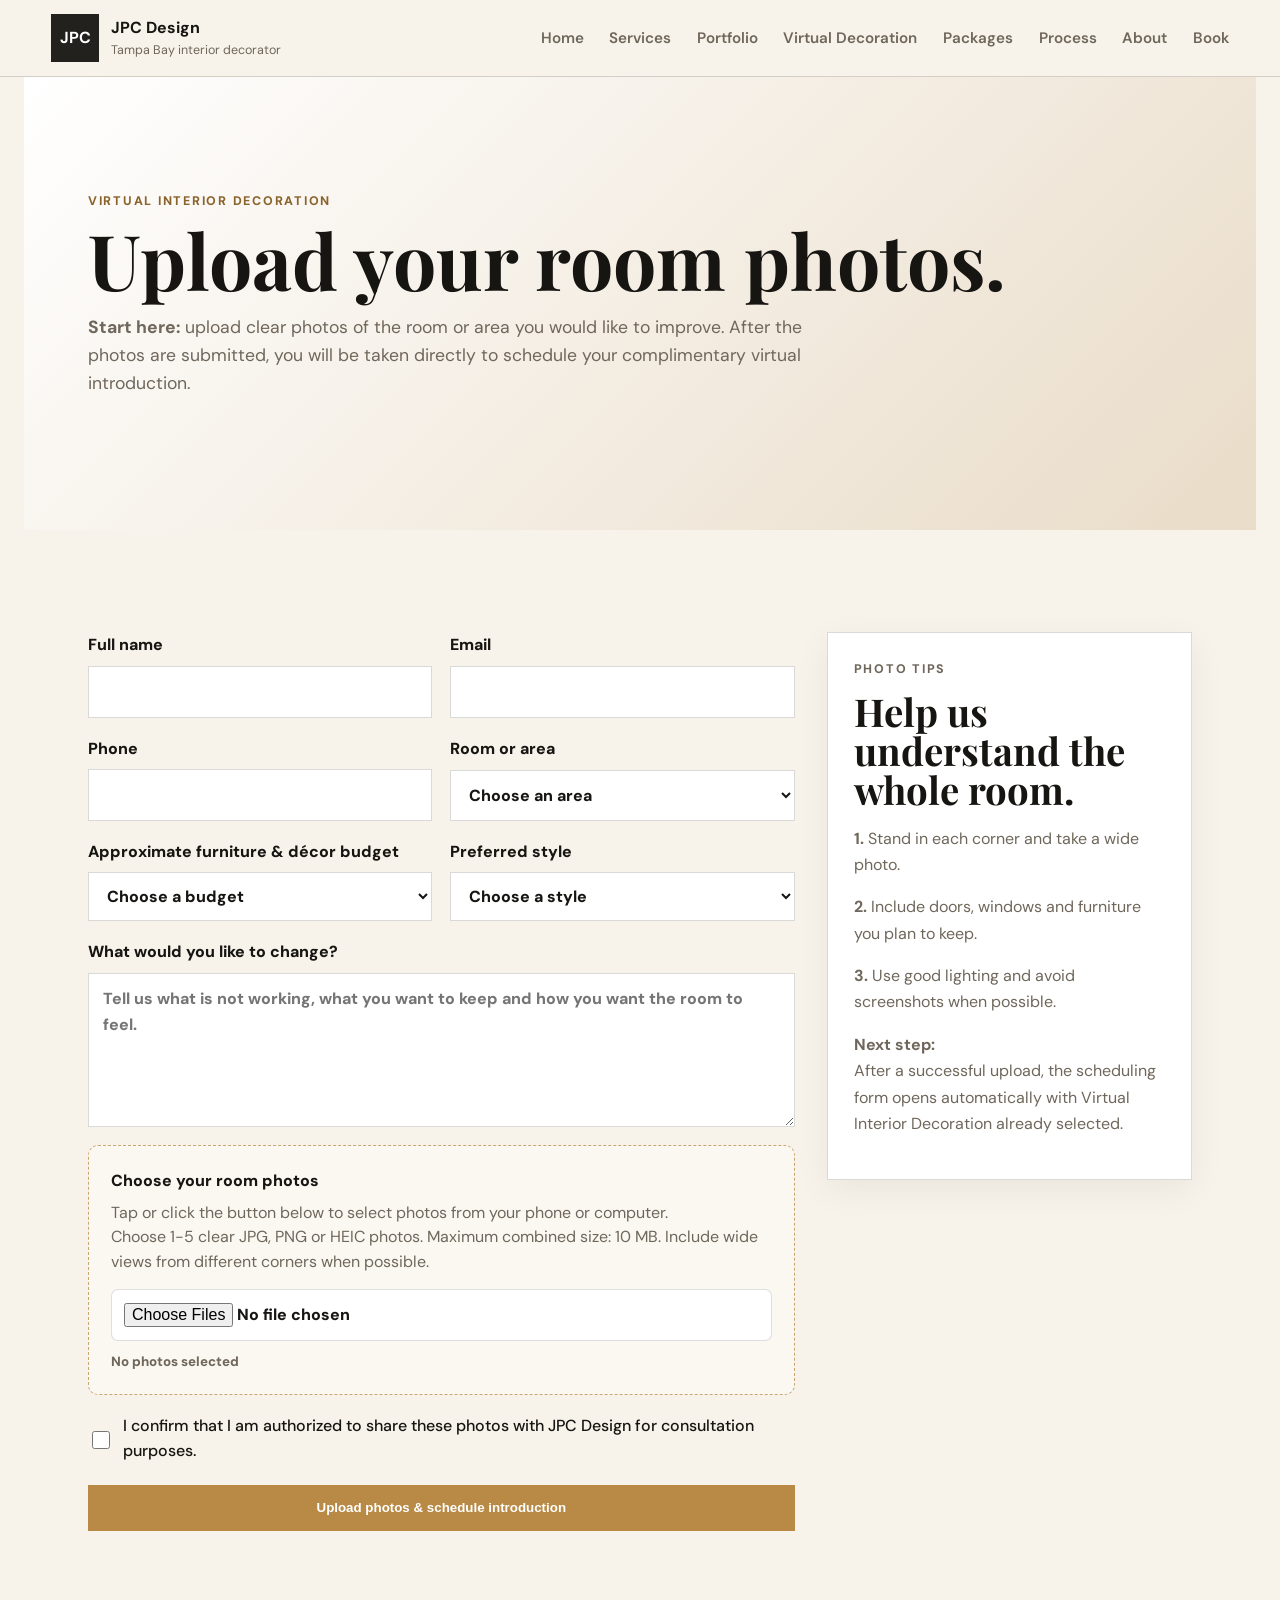
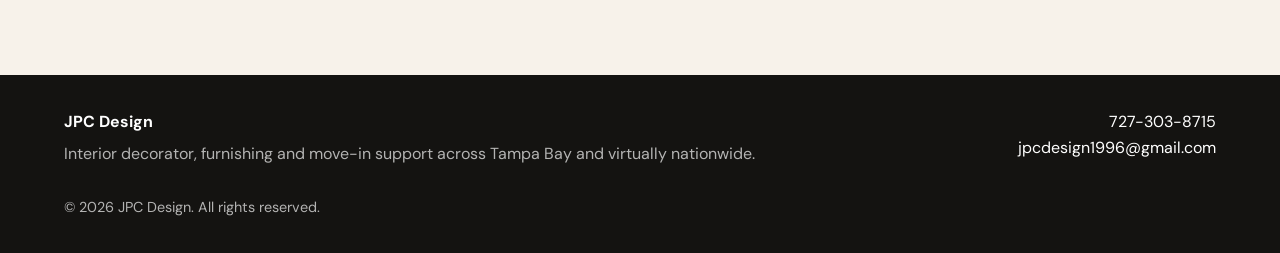
<file: virtual-decoration.html>
<!doctype html>
<html lang="en">
<head>
  <meta charset="utf-8">
  <meta name="viewport" content="width=device-width, initial-scale=1">
  <title>Virtual Interior Decoration | JPC Design</title>
  <meta name="description" content="Upload photos of your room and schedule a complimentary virtual decoration introduction with JPC Design.">
  <link rel="preconnect" href="https://fonts.googleapis.com">
  <link rel="preconnect" href="https://fonts.gstatic.com" crossorigin>
  <link href="https://fonts.googleapis.com/css2?family=DM+Sans:wght@400;500;600;700&family=Playfair+Display:wght@600;700&display=swap" rel="stylesheet">
  <link rel="stylesheet" href="styles.css?v=20260725-4">
</head>
<body>
<header class="site-header">
  <a class="brand" href="index.html" aria-label="JPC Design home">
    <span class="brand-mark">JPC</span>
    <span><strong>JPC Design</strong><small>Tampa Bay interior decorator</small></span>
  </a>
  <button class="menu-button" type="button" aria-expanded="false" aria-controls="primary-navigation">Menu</button>
  <nav id="primary-navigation" class="site-nav" aria-label="Primary navigation">
    <a href="index.html">Home</a><a href="services.html">Services</a><a href="portfolio.html">Portfolio</a><a href="virtual-decoration.html">Virtual Decoration</a><a href="packages.html">Packages</a><a href="process.html">Process</a><a href="about.html">About</a><a href="contact.html">Book</a>
  </nav>
</header>
<main>
<section class="page-hero compact virtual-upload-hero">
  <p class="eyebrow">Virtual interior decoration</p>
  <h1>Upload your room photos.</h1>
  <p><strong>Start here:</strong> upload clear photos of the room or area you would like to improve. After the photos are submitted, you will be taken directly to schedule your complimentary virtual introduction.</p>
</section>

<section class="section upload-layout">
  <form class="booking-form upload-form" id="virtual-upload-form" method="POST">
    <input type="hidden" name="_subject" value="New JPC Design virtual decoration photo upload">
    <input type="hidden" name="service" value="Virtual Interior Decoration">

    <div class="form-grid">
      <label>Full name<input name="name" required autocomplete="name"></label>
      <label>Email<input name="email" required type="email" autocomplete="email"></label>
      <label>Phone<input name="phone" required type="tel" autocomplete="tel"></label>
      <label>Room or area
        <select name="room_type" required>
          <option value="">Choose an area</option>
          <option>Living room</option><option>Bedroom</option><option>Dining room</option><option>Home office</option><option>Kitchen styling</option><option>Entryway</option><option>Multiple rooms</option><option>Other</option>
        </select>
      </label>
      <label>Approximate furniture & décor budget
        <select name="budget" required>
          <option value="">Choose a budget</option>
          <option>Under $2,500</option><option>$2,500-$5,000</option><option>$5,000-$10,000</option><option>$10,000-$20,000</option><option>$20,000+</option><option>Not sure yet</option>
        </select>
      </label>
      <label>Preferred style
        <select name="style">
          <option value="">Choose a style</option><option>Modern</option><option>Contemporary</option><option>Luxury</option><option>Coastal</option><option>Minimalist</option><option>Transitional</option><option>Farmhouse</option><option>Not sure yet</option>
        </select>
      </label>
    </div>

    <label>What would you like to change?
      <textarea name="message" required rows="5" placeholder="Tell us what is not working, what you want to keep and how you want the room to feel."></textarea>
    </label>

    <label class="file-upload-box">Choose your room photos
      <span>Tap or click the button below to select photos from your phone or computer.<br>Choose 1-5 clear JPG, PNG or HEIC photos. Maximum combined size: 10 MB. Include wide views from different corners when possible.</span>
      <input id="room-photos" name="room_photos" required type="file" accept="image/jpeg,image/png,image/heic,image/heif" multiple>
      <small id="file-count">No photos selected</small>
    </label>

    <label class="consent-check"><input type="checkbox" name="photo_permission" value="Yes" required> <span>I confirm that I am authorized to share these photos with JPC Design for consultation purposes.</span></label>

    <button class="button gold" type="submit">Upload photos & schedule introduction</button>
    <p class="form-note" id="upload-note" role="status"></p>
  </form>

  <aside class="contact-panel upload-guide">
    <p class="eyebrow">Photo tips</p>
    <h2>Help us understand the whole room.</h2>
    <p><strong>1.</strong> Stand in each corner and take a wide photo.</p>
    <p><strong>2.</strong> Include doors, windows and furniture you plan to keep.</p>
    <p><strong>3.</strong> Use good lighting and avoid screenshots when possible.</p>
    <p><strong>Next step:</strong><br>After a successful upload, the scheduling form opens automatically with Virtual Interior Decoration already selected.</p>
  </aside>
</section>
</main>
<footer class="site-footer">
  <div><strong>JPC Design</strong><p>Interior decorator, furnishing and move-in support across Tampa Bay and virtually nationwide.</p></div>
  <div><a href="tel:+17273038715">727-303-8715</a><a href="mailto:jpcdesign1996@gmail.com">jpcdesign1996@gmail.com</a></div>
  <p class="copyright">&copy; 2026 JPC Design. All rights reserved.</p>
</footer>
<script src="script.js?v=20260725-4"></script>
</body>
</html>
</file>
<file: styles.css>
:root {
  --ink: #161512;
  --muted: #6f675b;
  --paper: #f7f2ea;
  --soft: #eee6d8;
  --gold: #b88a45;
  --gold-dark: #8b642d;
  --charcoal: #23211e;
  --white: #ffffff;
  --line: rgba(22, 21, 18, 0.16);
  --shadow: 0 22px 60px rgba(22, 21, 18, 0.14);
}

* {
  box-sizing: border-box;
}

html {
  scroll-behavior: smooth;
  overflow-x: clip;
}

body {
  margin: 0;
  color: var(--ink);
  background: var(--paper);
  font-family: "DM Sans", Arial, sans-serif;
  line-height: 1.6;
  overflow-x: clip;
}

img {
  display: block;
  max-width: 100%;
}

a {
  color: inherit;
}

.site-header {
  position: sticky;
  top: 0;
  z-index: 10;
  display: flex;
  align-items: center;
  justify-content: space-between;
  gap: 24px;
  min-height: 76px;
  padding: 14px clamp(18px, 4vw, 56px);
  background: rgba(247, 242, 234, 0.92);
  border-bottom: 1px solid var(--line);
  backdrop-filter: blur(16px);
}

.brand {
  display: inline-flex;
  align-items: center;
  gap: 12px;
  text-decoration: none;
}

.brand-mark {
  display: grid;
  place-items: center;
  width: 48px;
  height: 48px;
  color: var(--white);
  background: var(--charcoal);
  font-weight: 700;
  letter-spacing: 0;
}

.brand strong,
.brand small {
  display: block;
}

.brand small {
  color: var(--muted);
  font-size: 0.78rem;
}

.site-nav {
  display: flex;
  align-items: center;
  gap: clamp(14px, 2vw, 28px);
  font-size: 0.95rem;
  font-weight: 600;
}

.site-nav a {
  text-decoration: none;
  color: var(--muted);
}

.site-nav a[aria-current="page"],
.site-nav a:hover {
  color: var(--ink);
}

.site-nav a,
.button,
.menu-button,
input,
select,
textarea {
  -webkit-tap-highlight-color: rgba(184, 138, 69, 0.18);
}

.menu-button {
  display: none;
  border: 1px solid var(--line);
  background: var(--white);
  min-height: 44px;
  padding: 0 16px;
  font: inherit;
  font-weight: 700;
}

.hero {
  min-height: calc(100svh - 76px);
  display: grid;
  align-items: end;
  padding: clamp(28px, 6vw, 80px);
  color: var(--white);
  background:
    linear-gradient(90deg, rgba(0,0,0,0.72), rgba(0,0,0,0.28), rgba(0,0,0,0.04)),
    url("hero-clean.jpg") center / cover no-repeat;
}

.hero-copy {
  width: min(680px, 100%);
}

.hero h1,
.page-hero h1 {
  margin: 0;
  font-family: "Playfair Display", Georgia, serif;
  font-size: clamp(2.5rem, 7vw, 5rem);
  line-height: 0.92;
  letter-spacing: 0;
  overflow-wrap: normal;
  word-break: keep-all;
  hyphens: none;
}

.hero p {
  max-width: 620px;
  font-size: clamp(1.04rem, 2vw, 1.35rem);
}

.eyebrow {
  margin: 0 0 12px;
  color: var(--gold-dark);
  font-size: 0.78rem;
  font-weight: 800;
  letter-spacing: 0.14em;
  text-transform: uppercase;
}

.light-text {
  color: #f1d19b;
}

.button {
  display: inline-flex;
  align-items: center;
  justify-content: center;
  min-height: 46px;
  padding: 12px 20px;
  border: 1px solid transparent;
  text-decoration: none;
  font-weight: 800;
  line-height: 1.2;
}

.button.gold {
  color: var(--white);
  background: var(--gold);
}

.button.gold:hover {
  background: var(--gold-dark);
}

.button.light,
.button.white {
  color: var(--ink);
  background: var(--white);
}

.button.dark {
  color: var(--white);
  background: var(--charcoal);
}

.button.outline {
  border-color: var(--line);
  background: transparent;
}

.hero-actions {
  display: flex;
  flex-wrap: wrap;
  gap: 12px;
  margin-top: 26px;
}

.hero-portfolio-button {
  color: var(--white);
  border-color: rgba(255,255,255,.62);
  background: rgba(15,15,15,.20);
  backdrop-filter: blur(3px);
}

.hero-portfolio-button:hover {
  background: rgba(255,255,255,.14);
}

.intro-band,
.cta,
.section,
.page-hero,
.feature-project,
.wide-image {
  padding-inline: clamp(18px, 5vw, 72px);
}

.intro-band {
  display: grid;
  grid-template-columns: minmax(0, 1.25fr) minmax(260px, 0.75fr);
  gap: clamp(24px, 5vw, 64px);
  align-items: end;
  padding-block: clamp(52px, 8vw, 96px);
  background: var(--white);
}

h2 {
  margin: 0;
  font-family: "Playfair Display", Georgia, serif;
  font-size: clamp(2rem, 4vw, 4rem);
  line-height: 1.02;
}

h3 {
  margin: 18px 0 8px;
  font-size: 1.25rem;
}

.section {
  padding-block: clamp(56px, 8vw, 108px);
}

.section-heading {
  display: flex;
  justify-content: space-between;
  align-items: end;
  gap: 24px;
  margin-bottom: 28px;
}

.section-heading h2 {
  max-width: 720px;
}

.section-heading a {
  color: var(--gold-dark);
  font-weight: 800;
}

.service-grid {
  display: grid;
  grid-template-columns: repeat(4, minmax(0, 1fr));
  gap: 18px;
}

.service-grid article,
.portfolio-card,
.package-card,
.process-grid article,
.values-grid article,
.contact-panel {
  background: var(--white);
  border: 1px solid var(--line);
  box-shadow: 0 10px 34px rgba(22, 21, 18, 0.06);
}

.service-grid img {
  width: 100%;
  aspect-ratio: 1.18;
  object-fit: cover;
}

.service-grid article p,
.service-grid article h3 {
  padding-inline: 20px;
}

.service-grid article p {
  margin: 0 0 22px;
  color: var(--muted);
}

.feature-project {
  display: grid;
  grid-template-columns: minmax(0, 1.35fr) minmax(280px, 0.65fr);
  gap: clamp(24px, 5vw, 56px);
  align-items: center;
  padding-block: clamp(56px, 8vw, 104px);
  background: #e7dccb;
}

.feature-project img,
.wide-image img {
  width: 100%;
  box-shadow: var(--shadow);
}

.feature-project p {
  color: #51493f;
}

.cta {
  display: flex;
  justify-content: space-between;
  align-items: center;
  gap: 24px;
  padding-block: 44px;
  color: var(--white);
  background: var(--charcoal);
}

.cta h2 {
  max-width: 850px;
  font-size: clamp(1.9rem, 3.5vw, 3.5rem);
}

.page-hero {
  padding-block: clamp(64px, 9vw, 116px);
  background: linear-gradient(135deg, var(--white), #e9dcc8);
}

.page-hero.compact {
  max-width: none;
}

.page-hero h1 {
  max-width: 980px;
  font-size: clamp(2.7rem, 6vw, 6.2rem);
}

.page-hero p:not(.eyebrow) {
  max-width: 760px;
  margin-top: 18px;
  color: var(--muted);
  font-size: 1.1rem;
}

.split-hero {
  display: grid;
  grid-template-columns: minmax(0, 0.9fr) minmax(300px, 1.1fr);
  gap: clamp(28px, 5vw, 64px);
  align-items: center;
}

.split-hero img {
  width: 100%;
  aspect-ratio: 1.32;
  object-fit: cover;
  box-shadow: var(--shadow);
}

.service-list {
  display: grid;
  gap: 16px;
}

.service-list article {
  display: grid;
  grid-template-columns: 70px 1fr;
  gap: 22px;
  padding: clamp(22px, 4vw, 38px);
  background: var(--white);
  border: 1px solid var(--line);
}

.service-list span,
.process-grid span {
  color: var(--gold-dark);
  font-weight: 900;
}

.service-list h2,
.process-grid h2,
.values-grid h2,
.contact-panel h2,
.package-card h2,
.portfolio-card h2 {
  font-size: clamp(1.5rem, 3vw, 2.4rem);
}

.service-list ul {
  display: grid;
  gap: 8px;
  margin-bottom: 0;
  padding-left: 18px;
  color: var(--muted);
}

.portfolio-grid {
  display: grid;
  grid-template-columns: repeat(2, minmax(0, 1fr));
  gap: 22px;
}

.portfolio-card {
  overflow: hidden;
}

.portfolio-card img {
  width: 100%;
  aspect-ratio: 1.5;
  object-fit: cover;
}

.portfolio-card div {
  padding: 22px;
}

.portfolio-card p,
.package-card p,
.process-grid p,
.values-grid p,
.contact-panel p {
  color: var(--muted);
}

.package-grid {
  display: grid;
  grid-template-columns: repeat(3, minmax(0, 1fr));
  gap: 18px;
}

.package-card {
  position: relative;
  display: flex;
  flex-direction: column;
  gap: 14px;
  min-height: 330px;
  padding: 26px;
}

.package-card .button {
  margin-top: auto;
}

.package-name,
.badge {
  margin: 0;
  color: var(--gold-dark);
  font-weight: 900;
  text-transform: uppercase;
  letter-spacing: 0.08em;
  font-size: 0.78rem;
}

.featured {
  color: var(--white);
  background: var(--charcoal);
}

.featured p {
  color: rgba(255,255,255,0.78);
}

.featured .package-name,
.featured .badge {
  color: #f1d19b;
}

.process-grid,
.values-grid {
  display: grid;
  grid-template-columns: repeat(5, minmax(0, 1fr));
  gap: 16px;
}

.values-grid {
  grid-template-columns: repeat(3, minmax(0, 1fr));
}

.process-grid article,
.values-grid article {
  padding: 24px;
}

.wide-image {
  padding-bottom: clamp(56px, 8vw, 108px);
}

.wide-image img {
  max-height: 760px;
  object-fit: cover;
}

.contact-layout {
  display: grid;
  grid-template-columns: minmax(0, 1fr) minmax(280px, 420px);
  gap: 24px;
  align-items: start;
}

.booking-form {
  display: grid;
  gap: 18px;
}

.form-grid {
  display: grid;
  grid-template-columns: repeat(2, minmax(0, 1fr));
  gap: 18px;
}

label {
  display: grid;
  gap: 8px;
  font-weight: 800;
}

input,
select,
textarea {
  width: 100%;
  min-height: 48px;
  border: 1px solid var(--line);
  border-radius: 0;
  padding: 12px 14px;
  color: var(--ink);
  background: var(--white);
  font: inherit;
  font-size: 16px;
}

textarea {
  resize: vertical;
}

.form-note {
  min-height: 24px;
  margin: 0;
  color: var(--gold-dark);
  font-weight: 800;
}

.contact-panel {
  padding: 26px;
}

.site-footer {
  display: grid;
  grid-template-columns: 1fr auto;
  gap: 24px;
  padding: 34px clamp(18px, 5vw, 72px);
  color: var(--white);
  background: #141311;
}

.site-footer p {
  margin: 6px 0 0;
  color: rgba(255,255,255,0.68);
}

.site-footer a {
  display: block;
  color: var(--white);
  text-align: right;
  text-decoration: none;
}

.copyright {
  grid-column: 1 / -1;
  font-size: 0.9rem;
}

@media (max-width: 980px) {
  .service-grid,
  .package-grid,
  .process-grid,
  .values-grid {
    grid-template-columns: repeat(2, minmax(0, 1fr));
  }

  .feature-project,
  .split-hero,
  .contact-layout,
  .intro-band {
    grid-template-columns: 1fr;
  }

  .portfolio-grid {
    grid-template-columns: 1fr;
  }
}

@media (max-width: 760px) {
  .site-header {
    align-items: center;
    min-height: 68px;
    padding-inline: 16px;
  }

  .brand-mark {
    width: 42px;
    height: 42px;
  }

  .menu-button {
    display: inline-flex;
    align-items: center;
  }

  .site-nav {
    position: absolute;
    left: 0;
    right: 0;
    top: 100%;
    display: none;
    flex-direction: column;
    align-items: stretch;
    gap: 0;
    padding: 8px 18px 18px;
    background: var(--paper);
    border-bottom: 1px solid var(--line);
  }

  .site-nav.open {
    display: flex;
  }

  .site-nav a {
    padding: 13px 4px;
    border-bottom: 1px solid var(--line);
  }

  .hero {
    min-height: calc(92svh - 68px);
    padding: 28px 18px 42px;
    background-position: 58% center;
  }

  .hero h1,
  .page-hero h1 {
    font-size: clamp(2.75rem, 16vw, 4.35rem);
  }

  .hero-actions,
  .cta {
    align-items: stretch;
    flex-direction: column;
  }

  .section-heading {
    align-items: start;
    flex-direction: column;
  }

  .service-grid,
  .package-grid,
  .process-grid,
  .values-grid,
  .form-grid {
    grid-template-columns: 1fr;
  }

  .service-list article {
    grid-template-columns: 1fr;
  }

  .intro-band,
  .cta,
  .section,
  .page-hero,
  .feature-project,
  .wide-image {
    padding-inline: 16px;
  }

  .site-footer {
    grid-template-columns: 1fr;
  }

  .site-footer a {
    text-align: left;
  }
}

@media (max-width: 420px) {
  .brand small {
    font-size: 0.7rem;
  }

  .brand-mark {
    width: 40px;
    height: 40px;
    font-size: 0.88rem;
  }

  .hero {
    min-height: calc(88svh - 68px);
    background-position: 62% center;
  }

  .hero h1,
  .page-hero h1 {
    font-size: clamp(2.45rem, 14vw, 3.7rem);
  }

  h2 {
    font-size: clamp(1.75rem, 9vw, 2.65rem);
  }

  .button {
    width: 100%;
    min-height: 50px;
    padding-inline: 14px;
    text-align: center;
  }

  .service-grid article,
  .portfolio-card,
  .package-card,
  .process-grid article,
  .values-grid article,
  .contact-panel {
    box-shadow: 0 8px 24px rgba(22, 21, 18, 0.08);
  }

  .portfolio-card div,
  .package-card,
  .process-grid article,
  .values-grid article,
  .contact-panel {
    padding: 20px;
  }

  .portfolio-card img {
    aspect-ratio: 1.18;
  }
}
/* Mobile Portfolio Heading Fix */
@media (max-width: 768px) {
  .portfolio-hero h1,
  .portfolio h1,
  .portfolio-header h1 {
    font-size: clamp(2.5rem, 8vw, 3.5rem) !important;
    line-height: 1.05 !important;
    word-break: keep-all !important;
    overflow-wrap: break-word !important;
    hyphens: none !important;  }
}


/* Homepage conversion upgrade */
.virtual-feature {
  display: grid;
  grid-template-columns: minmax(0, 0.95fr) minmax(320px, 1.05fr);
  gap: clamp(28px, 6vw, 78px);
  align-items: center;
  padding: clamp(58px, 9vw, 118px) clamp(18px, 5vw, 72px);
  background: linear-gradient(135deg, #171613 0%, #2a2722 100%);
  color: var(--white);
}
.virtual-feature h2 { max-width: 760px; }
.virtual-feature-copy > p:not(.eyebrow):not(.virtual-badge) { color: rgba(255,255,255,.76); font-size: 1.08rem; }
.virtual-badge, .mini-badge {
  display: inline-flex;
  width: fit-content;
  margin: 0 0 18px;
  padding: 7px 12px;
  background: #f1d19b;
  color: #332511;
  font-size: .74rem;
  font-weight: 900;
  letter-spacing: .08em;
  text-transform: uppercase;
}
.check-list { display: grid; gap: 10px; margin: 24px 0 30px; padding: 0; list-style: none; }
.check-list li { position: relative; padding-left: 28px; color: rgba(255,255,255,.86); }
.check-list li::before { content: "✓"; position: absolute; left: 0; color: #f1d19b; font-weight: 900; }
.virtual-feature-visual { position: relative; }
.virtual-feature-visual img { width: 100%; aspect-ratio: 1.22; object-fit: cover; box-shadow: 0 28px 80px rgba(0,0,0,.36); }
.nationwide-note { position: absolute; right: 18px; bottom: -24px; display: grid; padding: 18px 20px; background: var(--paper); color: var(--ink); box-shadow: var(--shadow); }
.nationwide-note span { color: var(--muted); font-size: .88rem; }
.service-highlight { position: relative; border-color: rgba(184,138,69,.65) !important; }
.service-highlight .mini-badge { position: absolute; z-index: 2; top: 14px; left: 14px; margin: 0; }
.service-highlight a { display: inline-block; margin: 0 20px 22px; color: var(--gold-dark); font-weight: 900; }
.trust-section { background: var(--white); }
.trust-grid { display: grid; grid-template-columns: repeat(3,minmax(0,1fr)); gap: 18px; }
.trust-grid article { padding: 28px; border-top: 3px solid var(--gold); background: var(--paper); }
.trust-grid span { color: var(--gold-dark); font-weight: 900; }
.trust-grid p { color: var(--muted); }
.transformation-strip { display: grid; grid-template-columns: minmax(280px,.7fr) minmax(0,1.3fr); gap: clamp(28px,5vw,64px); align-items: center; padding: clamp(58px,8vw,105px) clamp(18px,5vw,72px); background: #ded2c0; }
.transformation-images { display: grid; grid-template-columns: 1fr 1fr; gap: 14px; }
.transformation-images img { width: 100%; height: 100%; min-height: 360px; object-fit: cover; box-shadow: var(--shadow); }
.floating-actions { position: fixed; right: 18px; bottom: 18px; z-index: 20; display: grid; justify-items: end; gap: 10px; }
.floating-actions a { min-height: 46px; display: inline-flex; align-items: center; justify-content: center; padding: 11px 16px; border-radius: 999px; text-decoration: none; font-weight: 900; box-shadow: 0 12px 34px rgba(0,0,0,.22); }
.floating-book { background: var(--gold); color: white; }
.floating-whatsapp { background: #1f8f52; color: white; }
.service-grid article, .trust-grid article, .virtual-feature-visual, .transformation-images img { transition: transform .28s ease, box-shadow .28s ease; }
.service-grid article:hover, .trust-grid article:hover { transform: translateY(-5px); box-shadow: var(--shadow); }
@media (prefers-reduced-motion: no-preference) {
  .virtual-feature-copy, .virtual-feature-visual, .trust-grid article { animation: reveal-up .7s ease both; }
  .trust-grid article:nth-child(2) { animation-delay: .1s; }
  .trust-grid article:nth-child(3) { animation-delay: .2s; }
  @keyframes reveal-up { from { opacity: 0; transform: translateY(20px); } to { opacity: 1; transform: none; } }
}
@media (max-width: 1100px) { .service-grid { grid-template-columns: repeat(2,minmax(0,1fr)); } }
@media (max-width: 820px) {
  .virtual-feature, .transformation-strip { grid-template-columns: 1fr; }
  .trust-grid { grid-template-columns: 1fr; }
  .nationwide-note { position: static; }
  .transformation-images img { min-height: 230px; }
}
@media (max-width: 560px) {
  .service-grid, .transformation-images { grid-template-columns: 1fr; }
  .floating-book { display: none !important; }
  .floating-actions { right: 12px; bottom: 12px; }
}


/* Narrower desktop layout and stronger phone responsiveness */
@media (min-width: 1180px) {
  .intro-band,
  .section,
  .virtual-feature,
  .transformation-strip,
  .feature-project,
  .cta,
  .page-hero,
  .wide-image {
    width: min(1280px, calc(100% - 48px));
    margin-inline: auto;
  }

  .service-grid img {
    aspect-ratio: 1.35;
  }

  .virtual-feature-visual img {
    max-height: 560px;
  }

  .transformation-images img {
    min-height: 0;
    height: 430px;
  }

  .feature-project img {
    max-height: 620px;
    object-fit: cover;
  }
}

@media (max-width: 760px) {
  html, body {
    width: 100%;
    max-width: 100%;
    overflow-x: hidden;
  }

  .brand span:last-child {
    min-width: 0;
  }

  .brand strong {
    font-size: .96rem;
  }

  .brand small {
    max-width: 170px;
    white-space: normal;
    line-height: 1.2;
  }

  .hero {
    min-height: 74svh;
    align-items: end;
    padding-bottom: 34px;
  }

  .hero-copy,
  .virtual-feature-copy,
  .transformation-copy,
  .feature-project > div {
    width: 100%;
    min-width: 0;
  }

  .hero h1,
  .page-hero h1,
  h2,
  h3,
  p,
  li,
  a {
    overflow-wrap: anywhere;
  }

  .virtual-feature,
  .transformation-strip,
  .feature-project,
  .intro-band,
  .section,
  .page-hero,
  .wide-image,
  .cta {
    width: 100%;
    max-width: 100%;
    margin-inline: 0;
    padding-left: 16px;
    padding-right: 16px;
  }

  .virtual-feature {
    gap: 30px;
    padding-top: 54px;
    padding-bottom: 54px;
  }

  .virtual-feature-visual img,
  .service-grid img,
  .portfolio-card img,
  .feature-project img,
  .wide-image img,
  .split-hero img {
    width: 100%;
    height: auto;
    max-height: none;
    aspect-ratio: 4 / 3;
    object-fit: cover;
  }

  .transformation-images {
    grid-template-columns: 1fr;
  }

  .transformation-images img {
    width: 100%;
    height: auto;
    min-height: 0;
    aspect-ratio: 4 / 3;
  }

  .service-grid,
  .portfolio-grid,
  .package-grid,
  .process-grid,
  .values-grid,
  .trust-grid,
  .form-grid {
    width: 100%;
    grid-template-columns: minmax(0, 1fr);
  }

  .service-grid article,
  .portfolio-card,
  .package-card,
  .process-grid article,
  .values-grid article,
  .contact-panel {
    width: 100%;
    min-width: 0;
  }

  .nationwide-note {
    width: 100%;
    right: auto;
    bottom: auto;
  }

  .hero-actions .button,
  .cta .button,
  .booking-form .button,
  .virtual-feature .button {
    width: 100%;
  }

  .floating-actions {
    right: 10px;
    bottom: max(10px, env(safe-area-inset-bottom));
  }

  .floating-whatsapp {
    min-width: 52px;
    min-height: 52px;
    padding-inline: 14px;
  }
}

@media (max-width: 390px) {
  .site-header {
    padding-inline: 12px;
  }

  .brand {
    gap: 8px;
  }

  .brand small {
    max-width: 130px;
    font-size: .63rem;
  }

  .menu-button {
    padding-inline: 12px;
  }

  .hero,
  .virtual-feature,
  .transformation-strip,
  .feature-project,
  .intro-band,
  .section,
  .page-hero,
  .wide-image,
  .cta {
    padding-left: 14px;
    padding-right: 14px;
  }
}

/* Virtual decoration photo upload */
.upload-layout{display:grid;grid-template-columns:minmax(0,1.45fr) minmax(280px,.75fr);gap:32px;align-items:start}.upload-form{max-width:none}.file-upload-box{display:block;border:1.5px dashed rgba(184,138,69,.75);background:#fbf8f2;padding:22px;border-radius:10px}.file-upload-box>span{display:block;font-weight:400;color:var(--muted);margin:7px 0 14px;line-height:1.55}.file-upload-box input[type=file]{display:block;width:100%;padding:12px;background:#fff;border:1px solid rgba(30,30,30,.14);border-radius:7px}.file-upload-box small{display:block;margin-top:10px;color:var(--muted)}.consent-check{display:flex!important;gap:10px;align-items:flex-start;font-weight:500!important}.consent-check input{width:18px;height:18px;margin-top:3px;flex:0 0 auto}.upload-guide{position:sticky;top:110px}.upload-guide p{line-height:1.65}.upload-form button:disabled{opacity:.65;cursor:not-allowed}@media(max-width:820px){.upload-layout{grid-template-columns:1fr}.upload-guide{position:static}.file-upload-box{padding:17px}}

/* Refined homepage virtual-decoration feature */
.virtual-feature {
  grid-template-columns: minmax(0, 1.08fr) minmax(340px, .92fr);
  gap: 0;
  padding: 0;
  overflow: hidden;
  background: #eee7dc;
  color: var(--ink);
  border: 1px solid rgba(38, 33, 27, .08);
  box-shadow: 0 24px 70px rgba(38, 33, 27, .10);
}
.virtual-feature-visual {
  min-height: 520px;
  height: 100%;
  background: #d8cec0;
}
.virtual-feature-visual img {
  display: block;
  width: 100%;
  height: 100%;
  min-height: 520px;
  aspect-ratio: auto;
  object-fit: cover;
  box-shadow: none;
}
.virtual-feature-copy {
  display: flex;
  flex-direction: column;
  justify-content: center;
  padding: clamp(42px, 6vw, 82px);
}
.virtual-feature-copy .eyebrow {
  margin-bottom: 14px;
  color: var(--gold-dark);
}
.virtual-feature h2 {
  max-width: 620px;
  margin: 0 0 20px;
  font-size: clamp(2.25rem, 4vw, 4.35rem);
  line-height: .98;
}
.virtual-feature-copy > p:not(.eyebrow) {
  max-width: 620px;
  margin: 0;
  color: #615b53;
  font-size: 1.05rem;
  line-height: 1.75;
}
.virtual-feature-points {
  display: grid;
  gap: 0;
  margin: 30px 0 32px;
  border-top: 1px solid rgba(38, 33, 27, .14);
}
.virtual-feature-points span {
  position: relative;
  padding: 15px 0 15px 28px;
  border-bottom: 1px solid rgba(38, 33, 27, .14);
  font-weight: 700;
}
.virtual-feature-points span::before {
  content: "";
  position: absolute;
  left: 0;
  top: 50%;
  width: 9px;
  height: 9px;
  border-radius: 50%;
  background: var(--gold);
  transform: translateY(-50%);
}
.virtual-feature-actions {
  display: flex;
  align-items: center;
  flex-wrap: wrap;
  gap: 22px;
}
.virtual-feature .text-link {
  color: var(--ink);
  font-weight: 800;
  text-decoration: none;
  border-bottom: 1px solid currentColor;
}
.virtual-feature .nationwide-note {
  right: 22px;
  bottom: 22px;
  padding: 14px 17px;
  background: rgba(250, 247, 242, .94);
  backdrop-filter: blur(8px);
}

@media (max-width: 820px) {
  .virtual-feature {
    grid-template-columns: 1fr;
  }
  .virtual-feature-visual,
  .virtual-feature-visual img {
    min-height: 0;
    height: auto;
  }
  .virtual-feature-visual img {
    aspect-ratio: 4 / 3;
  }
  .virtual-feature-copy {
    padding: 42px 24px 48px;
  }
  .virtual-feature h2 {
    font-size: clamp(2.15rem, 10vw, 3.35rem);
    line-height: 1.02;
  }
  .virtual-feature .nationwide-note {
    position: absolute;
    right: 14px;
    bottom: 14px;
  }
}

@media (max-width: 560px) {
  .virtual-feature-copy {
    padding: 36px 18px 42px;
  }
  .virtual-feature-actions {
    align-items: stretch;
    flex-direction: column;
    gap: 16px;
  }
  .virtual-feature-actions .button,
  .virtual-feature-actions .text-link {
    width: 100%;
    text-align: center;
  }
}


/* FINAL HOMEPAGE VIRTUAL SECTION — cache-busting authoritative rules */
body .virtual-feature {
  display: grid !important;
  grid-template-columns: minmax(0, 1fr) minmax(360px, .9fr) !important;
  width: min(1180px, calc(100% - 48px)) !important;
  min-height: 0 !important;
  margin: 64px auto !important;
  padding: 0 !important;
  gap: 0 !important;
  overflow: hidden !important;
  color: #201e1a !important;
  background: #f4efe7 !important;
  border: 1px solid rgba(32,30,26,.10) !important;
  box-shadow: 0 18px 55px rgba(32,30,26,.10) !important;
}
body .virtual-feature-visual {
  position: relative !important;
  min-height: 440px !important;
  height: 440px !important;
  background: #d8cec0 !important;
}
body .virtual-feature-visual img {
  display: block !important;
  width: 100% !important;
  height: 100% !important;
  min-height: 0 !important;
  max-height: none !important;
  aspect-ratio: auto !important;
  object-fit: cover !important;
  box-shadow: none !important;
}
body .virtual-feature-copy {
  display: flex !important;
  flex-direction: column !important;
  justify-content: center !important;
  min-width: 0 !important;
  padding: 46px 48px !important;
  background: #f4efe7 !important;
}
body .virtual-feature-copy .eyebrow {
  margin: 0 0 12px !important;
  color: #9a6b29 !important;
}
body .virtual-feature h2 {
  max-width: 560px !important;
  margin: 0 0 18px !important;
  color: #201e1a !important;
  font-size: clamp(2.15rem, 3.3vw, 3.65rem) !important;
  line-height: 1.02 !important;
  overflow-wrap: normal !important;
}
body .virtual-feature-copy > p:not(.eyebrow) {
  max-width: 570px !important;
  margin: 0 !important;
  color: #625b52 !important;
  font-size: 1rem !important;
  line-height: 1.65 !important;
}
body .virtual-feature-points {
  margin: 24px 0 26px !important;
}
body .virtual-feature-points span {
  padding: 11px 0 11px 25px !important;
  font-size: .95rem !important;
}
body .virtual-feature .nationwide-note {
  position: absolute !important;
  right: 16px !important;
  bottom: 16px !important;
  width: auto !important;
  padding: 12px 15px !important;
  background: rgba(250,247,242,.94) !important;
  color: #201e1a !important;
}
@media (max-width: 820px) {
  body .virtual-feature {
    grid-template-columns: 1fr !important;
    width: calc(100% - 28px) !important;
    margin: 36px auto !important;
  }
  body .virtual-feature-visual {
    height: auto !important;
    min-height: 0 !important;
  }
  body .virtual-feature-visual img {
    height: auto !important;
    aspect-ratio: 4 / 3 !important;
  }
  body .virtual-feature-copy {
    padding: 34px 24px 40px !important;
  }
  body .virtual-feature h2 {
    font-size: clamp(2rem, 9vw, 3rem) !important;
  }
}
/* Fix Portfolio heading on Android */
@media (max-width: 480px) {
  .portfolio-title {
    font-size: 34px;
    line-height: 1.05;
    word-break: normal;
    overflow-wrap: normal;
    hyphens: none;
  }
}
</file>
